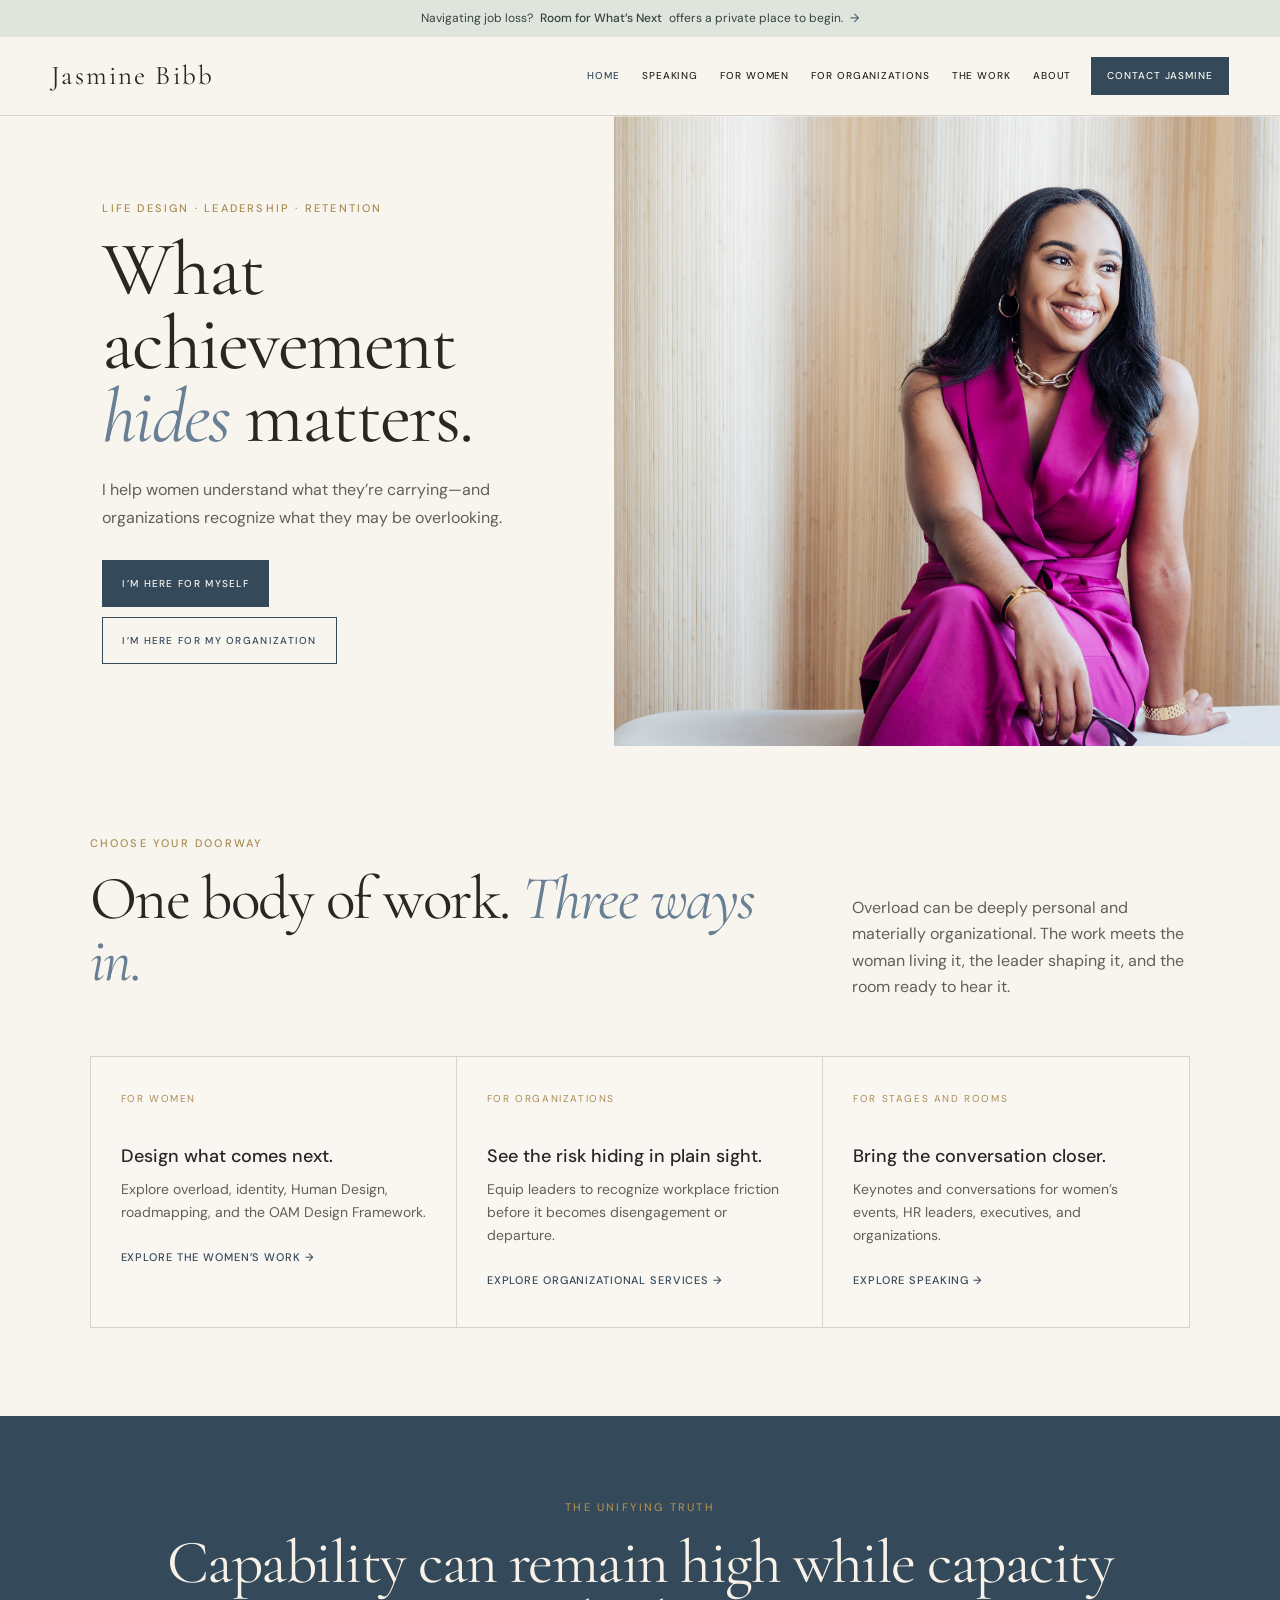
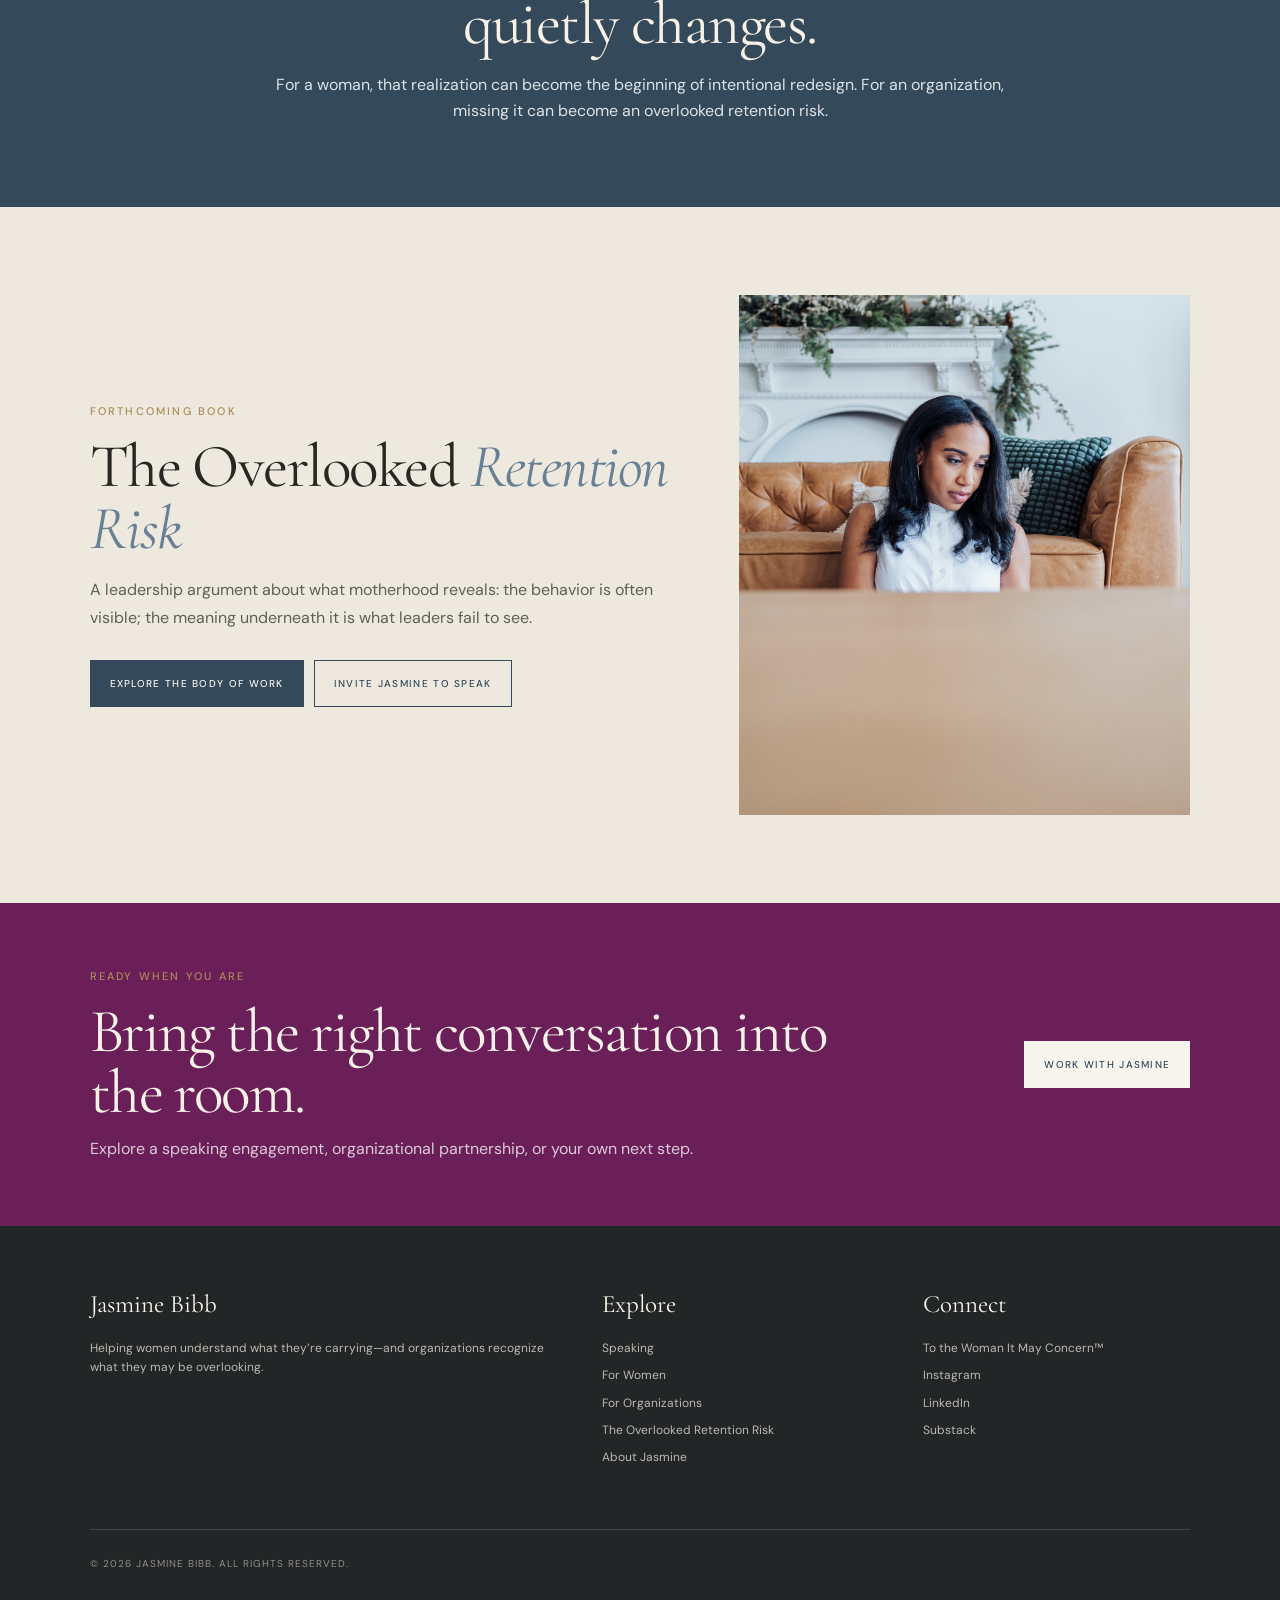
<file: index.html>
<!doctype html>
<html lang="en">
<head>
  <meta charset="utf-8">
  <meta name="viewport" content="width=device-width, initial-scale=1">
  <title>Jasmine Bibb | Life Design, Leadership & Retention</title>
  <meta name="description" content="Jasmine Bibb helps women understand what they are carrying and organizations recognize the overlooked retention risk hiding in plain sight.">
  <link rel="canonical" href="https://jasminebibb.com/">
  <link rel="preconnect" href="https://fonts.googleapis.com">
  <link rel="preconnect" href="https://fonts.gstatic.com" crossorigin>
  <link href="https://fonts.googleapis.com/css2?family=Cormorant+Garamond:ital,wght@0,400;0,500;1,400&family=DM+Sans:wght@400;500&display=swap" rel="stylesheet">
  <link rel="stylesheet" href="assets/site.css">
</head>
<body>
  <a class="skip-link" href="#main">Skip to content</a>
  <a class="offer-banner" href="https://room-for-whats-next.jasmine-bibb61.chatgpt.site/">Navigating job loss? <strong>Room for What’s Next</strong> offers a private place to begin. <span aria-hidden="true">→</span></a>
  <header class="site-header">
    <a class="brand" href="index.html">Jasmine Bibb</a>
    <button class="nav-toggle" type="button" aria-expanded="false" aria-controls="site-nav">Menu</button>
    <nav class="site-nav" id="site-nav" aria-label="Primary navigation">
      <a href="index.html" aria-current="page">Home</a>
      <a href="speaking.html">Speaking</a>
      <a href="women.html">For Women</a>
      <a href="organizations.html">For Organizations</a>
      <a href="work.html">The Work</a>
      <a href="about.html">About</a>
      <a class="nav-cta" href="contact.html">Contact Jasmine</a>
    </nav>
  </header>

  <main id="main">
    <section class="hero">
      <div class="hero-copy">
        <p class="kicker">Life design · Leadership · Retention</p>
        <h1>What achievement <span class="serif-italic">hides</span> matters.</h1>
        <p class="lede">I help women understand what they’re carrying—and organizations recognize what they may be overlooking.</p>
        <div class="actions">
          <a class="button" href="women.html">I’m here for myself</a>
          <a class="button outline" href="organizations.html">I’m here for my organization</a>
        </div>
      </div>
      <div class="hero-image home" role="img" aria-label="Jasmine Bibb in a magenta suit seated in a warm architectural setting"></div>
    </section>

    <section class="section">
      <div class="section-heading">
        <div><p class="kicker">Choose your doorway</p><h2>One body of work. <span class="serif-italic">Three ways in.</span></h2></div>
        <p>Overload can be deeply personal and materially organizational. The work meets the woman living it, the leader shaping it, and the room ready to hear it.</p>
      </div>
      <div class="grid-3">
        <article class="card"><small>For women</small><h3>Design what comes next.</h3><p>Explore overload, identity, Human Design, roadmapping, and the OAM Design Framework.</p><a class="text-link" href="women.html">Explore the women’s work →</a></article>
        <article class="card"><small>For organizations</small><h3>See the risk hiding in plain sight.</h3><p>Equip leaders to recognize workplace friction before it becomes disengagement or departure.</p><a class="text-link" href="organizations.html">Explore organizational services →</a></article>
        <article class="card"><small>For stages and rooms</small><h3>Bring the conversation closer.</h3><p>Keynotes and conversations for women’s events, HR leaders, executives, and organizations.</p><a class="text-link" href="speaking.html">Explore speaking →</a></article>
      </div>
    </section>

    <section class="band">
      <p class="kicker">The unifying truth</p>
      <h2>Capability can remain high while capacity quietly changes.</h2>
      <p>For a woman, that realization can become the beginning of intentional redesign. For an organization, missing it can become an overlooked retention risk.</p>
    </section>

    <section class="section deep">
      <div class="feature-grid">
        <div>
          <p class="kicker">Forthcoming book</p>
          <h2>The Overlooked <span class="serif-italic">Retention Risk</span></h2>
          <p class="lede">A leadership argument about what motherhood reveals: the behavior is often visible; the meaning underneath it is what leaders fail to see.</p>
          <div class="actions"><a class="button" href="work.html">Explore the body of work</a><a class="button outline" href="speaking.html">Invite Jasmine to speak</a></div>
        </div>
        <div class="feature-image book" role="img" aria-label="Jasmine Bibb in a thoughtful portrait representing the forthcoming book"></div>
      </div>
    </section>
  </main>

  <section class="site-cta">
    <div><p class="kicker">Ready when you are</p><h2>Bring the right conversation into the room.</h2><p>Explore a speaking engagement, organizational partnership, or your own next step.</p></div>
    <a class="button light" href="contact.html">Work with Jasmine</a>
  </section>

  <footer class="site-footer">
    <div><strong>Jasmine Bibb</strong><p>Helping women understand what they’re carrying—and organizations recognize what they may be overlooking.</p></div>
    <div><strong>Explore</strong><a href="speaking.html">Speaking</a><a href="women.html">For Women</a><a href="organizations.html">For Organizations</a><a href="work.html">The Overlooked Retention Risk</a><a href="about.html">About Jasmine</a></div>
    <div><strong>Connect</strong><a href="https://pod.link/1829325379?view=apps&sort=popularity">To the Woman It May Concern™</a><a href="https://www.instagram.com/theoverachievermom">Instagram</a><a href="https://www.linkedin.com/in/jasminebibb">LinkedIn</a><a href="https://jasminebibb.substack.com/">Substack</a></div>
    <div class="legal">© <span data-year></span> Jasmine Bibb. All rights reserved.</div>
  </footer>
  <script src="assets/site.js"></script>
</body>
</html>
</file>
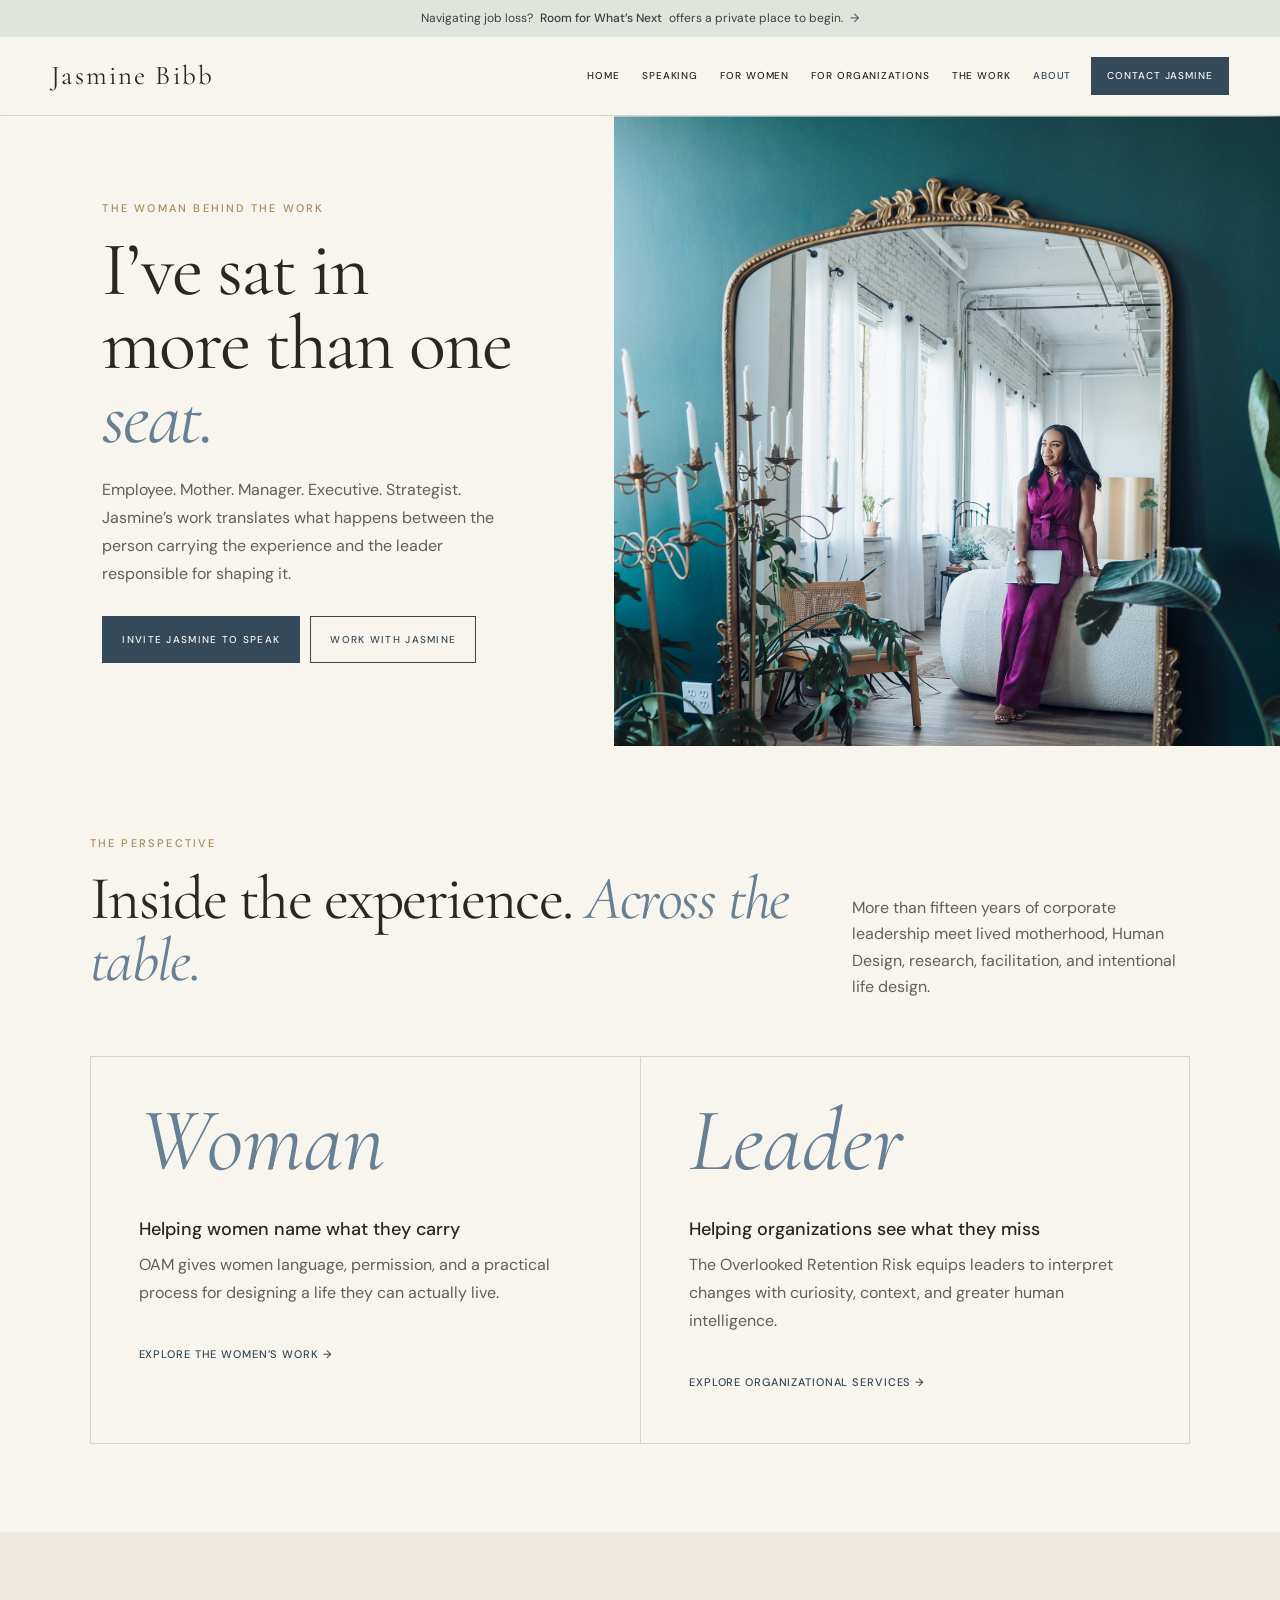
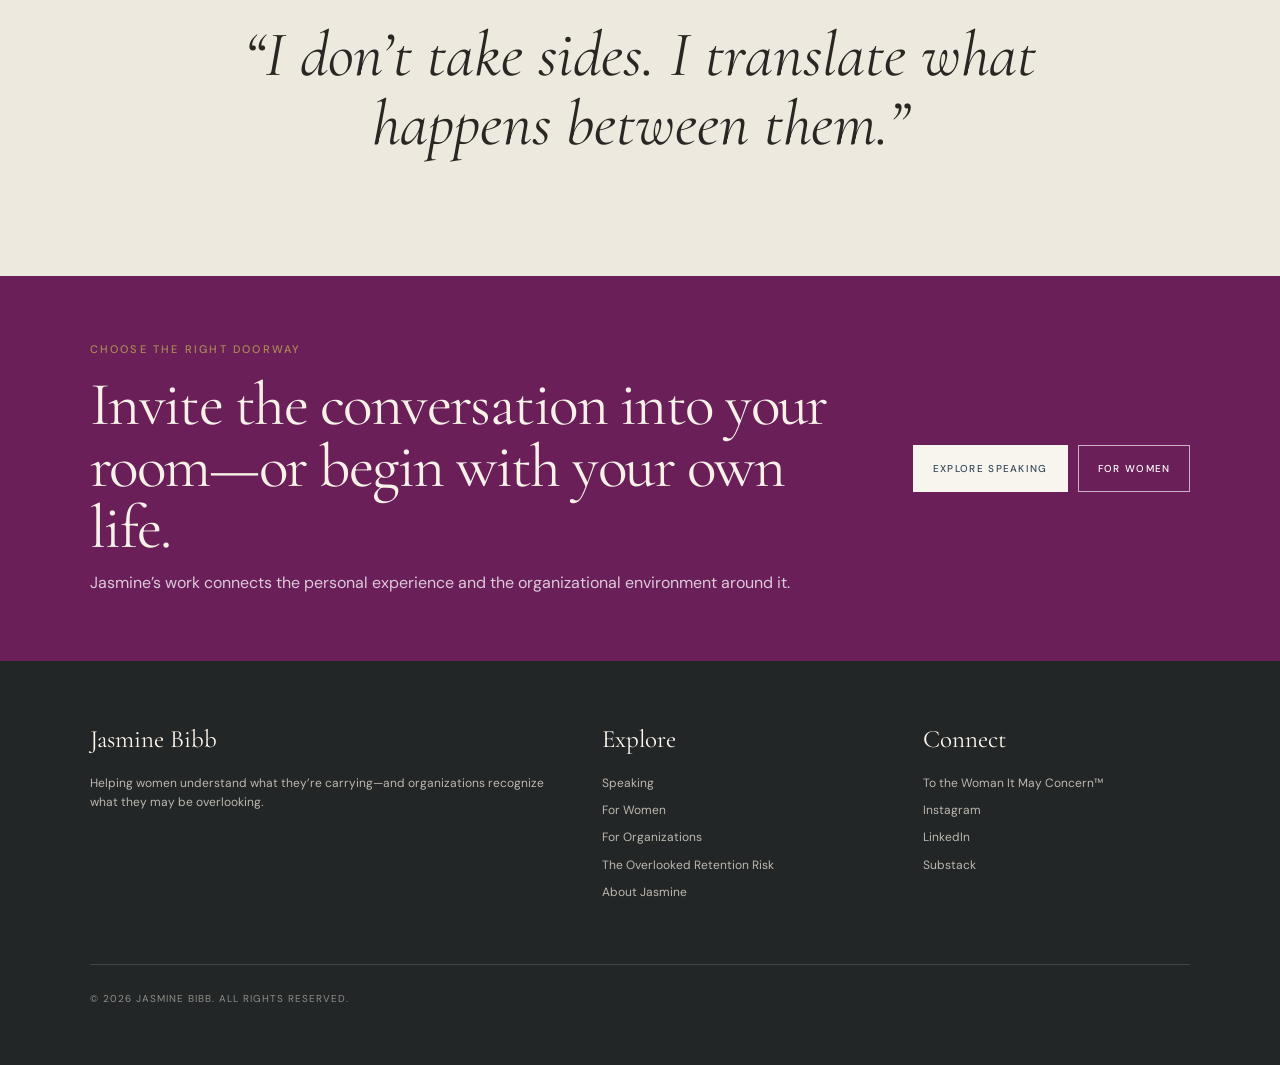
<file: about.html>
<!doctype html>
<html lang="en">
<head>
  <meta charset="utf-8"><meta name="viewport" content="width=device-width, initial-scale=1">
  <title>About Jasmine Bibb</title>
  <meta name="description" content="Meet Jasmine Bibb, a corporate leader, strategist, speaker, facilitator, and founder helping women and organizations better understand capacity, overload, and change.">
  <link rel="canonical" href="https://jasminebibb.com/about.html">
  <link rel="preconnect" href="https://fonts.googleapis.com"><link rel="preconnect" href="https://fonts.gstatic.com" crossorigin><link href="https://fonts.googleapis.com/css2?family=Cormorant+Garamond:ital,wght@0,400;0,500;1,400&family=DM+Sans:wght@400;500&display=swap" rel="stylesheet"><link rel="stylesheet" href="assets/site.css">
</head>
<body>
  <a class="skip-link" href="#main">Skip to content</a>
  <a class="offer-banner" href="https://room-for-whats-next.jasmine-bibb61.chatgpt.site/">Navigating job loss? <strong>Room for What’s Next</strong> offers a private place to begin. <span aria-hidden="true">→</span></a>
  <header class="site-header"><a class="brand" href="index.html">Jasmine Bibb</a><button class="nav-toggle" type="button" aria-expanded="false" aria-controls="site-nav">Menu</button><nav class="site-nav" id="site-nav" aria-label="Primary navigation"><a href="index.html">Home</a><a href="speaking.html">Speaking</a><a href="women.html">For Women</a><a href="organizations.html">For Organizations</a><a href="work.html">The Work</a><a href="about.html" aria-current="page">About</a><a class="nav-cta" href="contact.html">Contact Jasmine</a></nav></header>
  <main id="main">
    <section class="hero"><div class="hero-copy"><p class="kicker">The woman behind the work</p><h1>I’ve sat in more than one <span class="serif-italic">seat.</span></h1><p class="lede">Employee. Mother. Manager. Executive. Strategist. Jasmine’s work translates what happens between the person carrying the experience and the leader responsible for shaping it.</p><div class="actions"><a class="button" href="speaking.html">Invite Jasmine to speak</a><a class="button outline" href="organizations.html">Work with Jasmine</a></div></div><div class="hero-image about" role="img" aria-label="Portrait of Jasmine Bibb"></div></section>
    <section class="section"><div class="section-heading"><div><p class="kicker">The perspective</p><h2>Inside the experience. <span class="serif-italic">Across the table.</span></h2></div><p>More than fifteen years of corporate leadership meet lived motherhood, Human Design, research, facilitation, and intentional life design.</p></div><div class="split"><div><span class="big-word">Woman</span><h3>Helping women name what they carry</h3><p class="lede">OAM gives women language, permission, and a practical process for designing a life they can actually live.</p><a class="text-link" href="women.html">Explore the women’s work →</a></div><div><span class="big-word">Leader</span><h3>Helping organizations see what they miss</h3><p class="lede">The Overlooked Retention Risk equips leaders to interpret changes with curiosity, context, and greater human intelligence.</p><a class="text-link" href="organizations.html">Explore organizational services →</a></div></div></section>
    <section class="quote deep"><blockquote>“I don’t take sides. I translate what happens between them.”</blockquote></section>
  </main>
  <section class="site-cta"><div><p class="kicker">Choose the right doorway</p><h2>Invite the conversation into your room—or begin with your own life.</h2><p>Jasmine’s work connects the personal experience and the organizational environment around it.</p></div><div class="actions"><a class="button light" href="speaking.html">Explore speaking</a><a class="button light-outline" href="women.html">For women</a></div></section>
  <footer class="site-footer"><div><strong>Jasmine Bibb</strong><p>Helping women understand what they’re carrying—and organizations recognize what they may be overlooking.</p></div><div><strong>Explore</strong><a href="speaking.html">Speaking</a><a href="women.html">For Women</a><a href="organizations.html">For Organizations</a><a href="work.html">The Overlooked Retention Risk</a><a href="about.html">About Jasmine</a></div><div><strong>Connect</strong><a href="https://pod.link/1829325379?view=apps&sort=popularity">To the Woman It May Concern™</a><a href="https://www.instagram.com/theoverachievermom">Instagram</a><a href="https://www.linkedin.com/in/jasminebibb">LinkedIn</a><a href="https://jasminebibb.substack.com/">Substack</a></div><div class="legal">© <span data-year></span> Jasmine Bibb. All rights reserved.</div></footer>
  <script src="assets/site.js"></script>
</body>
</html>
</file>
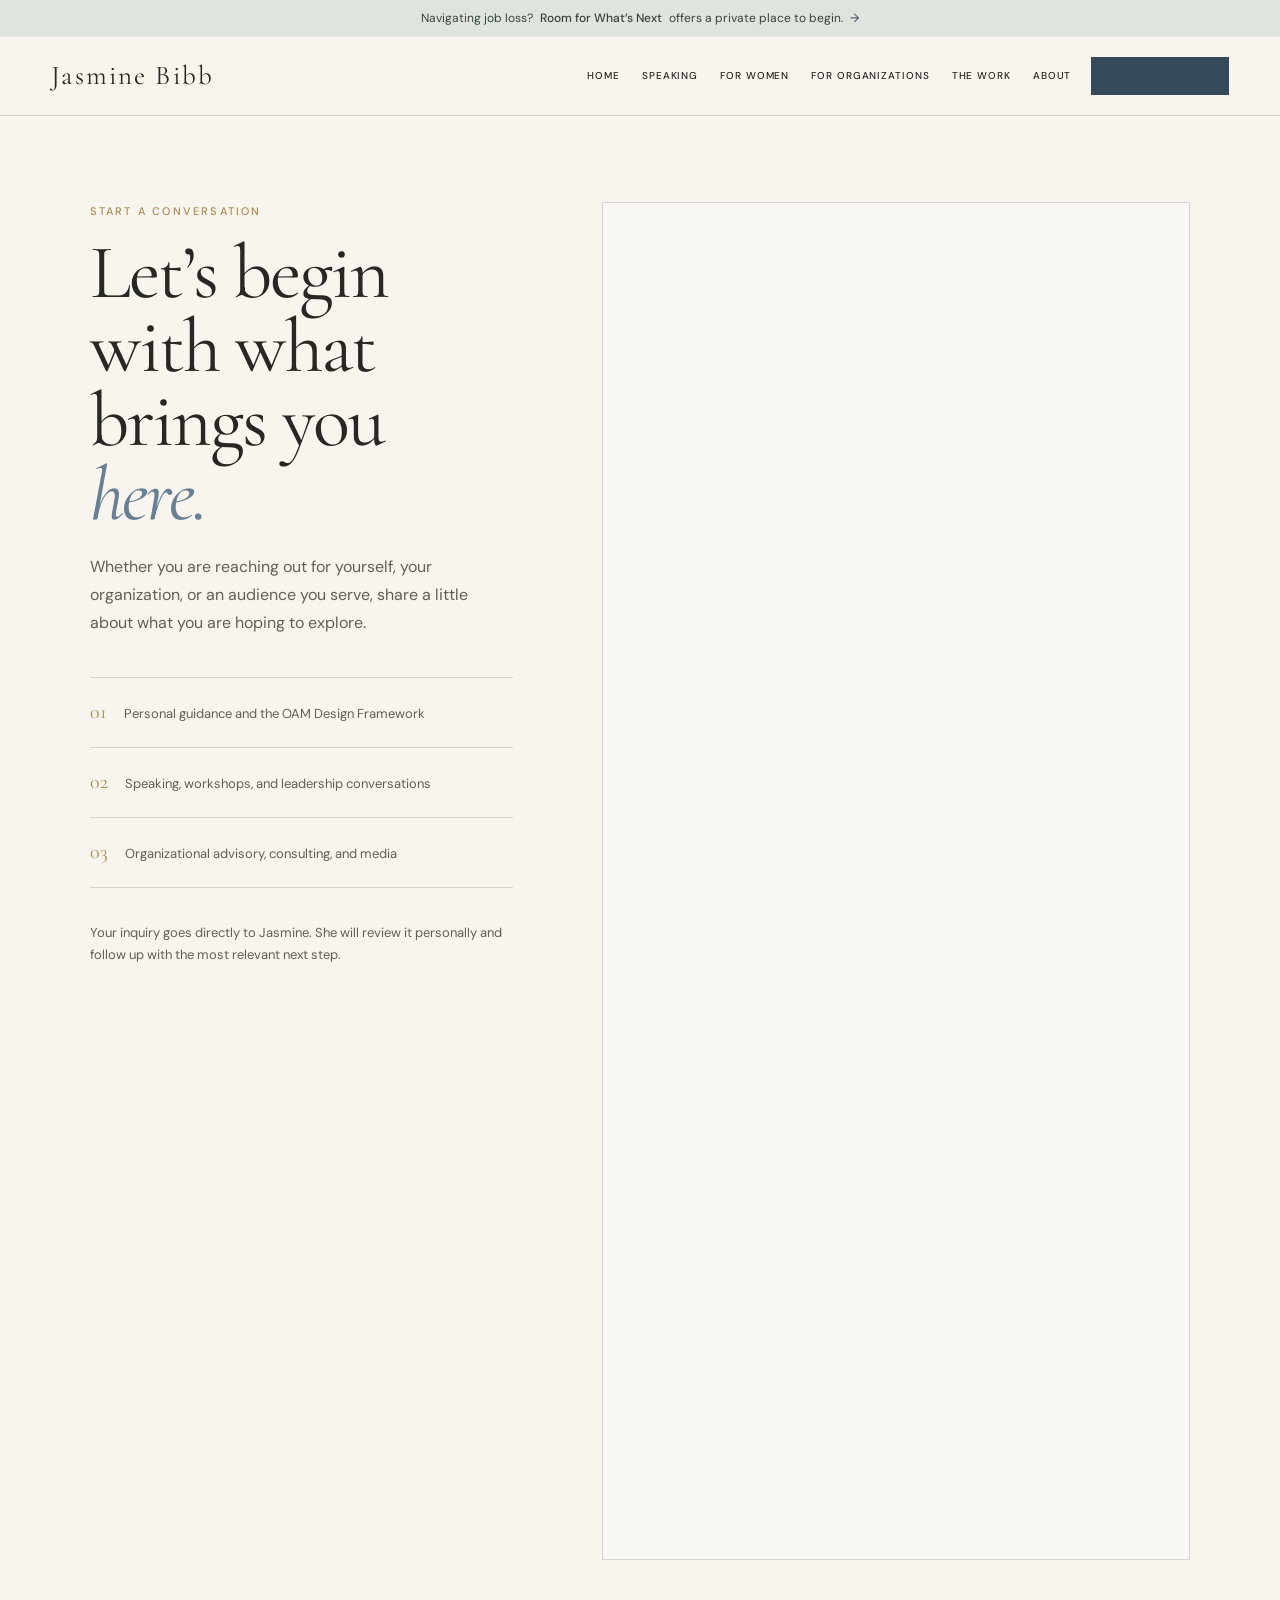
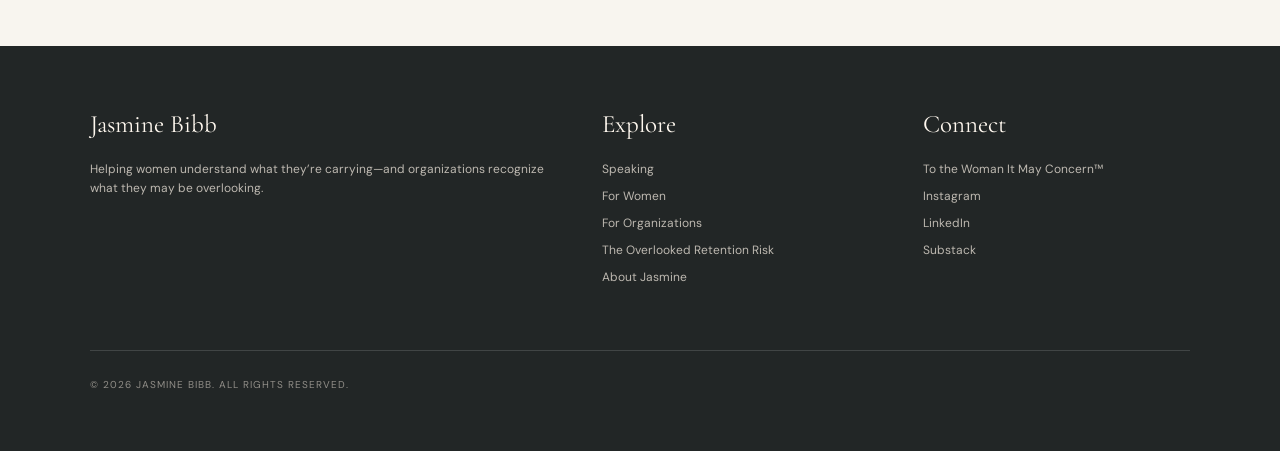
<file: contact.html>
<!doctype html>
<html lang="en">
<head>
  <meta charset="utf-8">
  <meta name="viewport" content="width=device-width, initial-scale=1">
  <title>Start a Conversation | Jasmine Bibb</title>
  <meta name="description" content="Start a conversation with Jasmine Bibb about personal guidance, speaking, organizational workshops, advisory support, or media inquiries.">
  <link rel="canonical" href="https://jasminebibb.com/contact.html">
  <link rel="preconnect" href="https://fonts.googleapis.com">
  <link rel="preconnect" href="https://fonts.gstatic.com" crossorigin>
  <link href="https://fonts.googleapis.com/css2?family=Cormorant+Garamond:ital,wght@0,400;0,500;1,400&family=DM+Sans:wght@400;500&display=swap" rel="stylesheet">
  <link rel="stylesheet" href="assets/site.css">
</head>
<body>
  <a class="skip-link" href="#main">Skip to content</a>
  <a class="offer-banner" href="https://room-for-whats-next.jasmine-bibb61.chatgpt.site/">Navigating job loss? <strong>Room for What’s Next</strong> offers a private place to begin. <span aria-hidden="true">→</span></a>
  <header class="site-header">
    <a class="brand" href="index.html">Jasmine Bibb</a>
    <button class="nav-toggle" type="button" aria-expanded="false" aria-controls="site-nav">Menu</button>
    <nav class="site-nav" id="site-nav" aria-label="Primary navigation">
      <a href="index.html">Home</a>
      <a href="speaking.html">Speaking</a>
      <a href="women.html">For Women</a>
      <a href="organizations.html">For Organizations</a>
      <a href="work.html">The Work</a>
      <a href="about.html">About</a>
      <a class="nav-cta" href="contact.html" aria-current="page">Contact Jasmine</a>
    </nav>
  </header>

  <main id="main">
    <section class="inquiry-page">
      <div class="inquiry-copy">
        <p class="kicker">Start a conversation</p>
        <h1>Let’s begin with what brings you <span class="serif-italic">here.</span></h1>
        <p class="lede">Whether you are reaching out for yourself, your organization, or an audience you serve, share a little about what you are hoping to explore.</p>
        <div class="inquiry-notes" aria-label="Inquiry areas">
          <span><b>01</b> Personal guidance and the OAM Design Framework</span>
          <span><b>02</b> Speaking, workshops, and leadership conversations</span>
          <span><b>03</b> Organizational advisory, consulting, and media</span>
        </div>
        <p class="inquiry-assurance">Your inquiry goes directly to Jasmine. She will review it personally and follow up with the most relevant next step.</p>
      </div>

      <div class="inquiry-form-shell" id="inquiry">
        <iframe
          class="tally-embed"
          data-tally-src="https://tally.so/embed/EkLkQq?alignLeft=1&amp;hideTitle=1&amp;transparentBackground=1&amp;dynamicHeight=1"
          loading="lazy"
          width="100%"
          height="1320"
          frameborder="0"
          marginheight="0"
          marginwidth="0"
          title="Start a Conversation with Jasmine Bibb"></iframe>
        <noscript><p><a class="text-link" href="https://tally.so/r/EkLkQq">Open the inquiry form →</a></p></noscript>
      </div>
    </section>
  </main>

  <footer class="site-footer">
    <div><strong>Jasmine Bibb</strong><p>Helping women understand what they’re carrying—and organizations recognize what they may be overlooking.</p></div>
    <div><strong>Explore</strong><a href="speaking.html">Speaking</a><a href="women.html">For Women</a><a href="organizations.html">For Organizations</a><a href="work.html">The Overlooked Retention Risk</a><a href="about.html">About Jasmine</a></div>
    <div><strong>Connect</strong><a href="https://pod.link/1829325379?view=apps&amp;sort=popularity">To the Woman It May Concern™</a><a href="https://www.instagram.com/theoverachievermom">Instagram</a><a href="https://www.linkedin.com/in/jasminebibb">LinkedIn</a><a href="https://jasminebibb.substack.com/">Substack</a></div>
    <div class="legal">© <span data-year></span> Jasmine Bibb. All rights reserved.</div>
  </footer>
  <script src="https://tally.so/widgets/embed.js"></script>
  <script src="assets/site.js"></script>
</body>
</html>
</file>
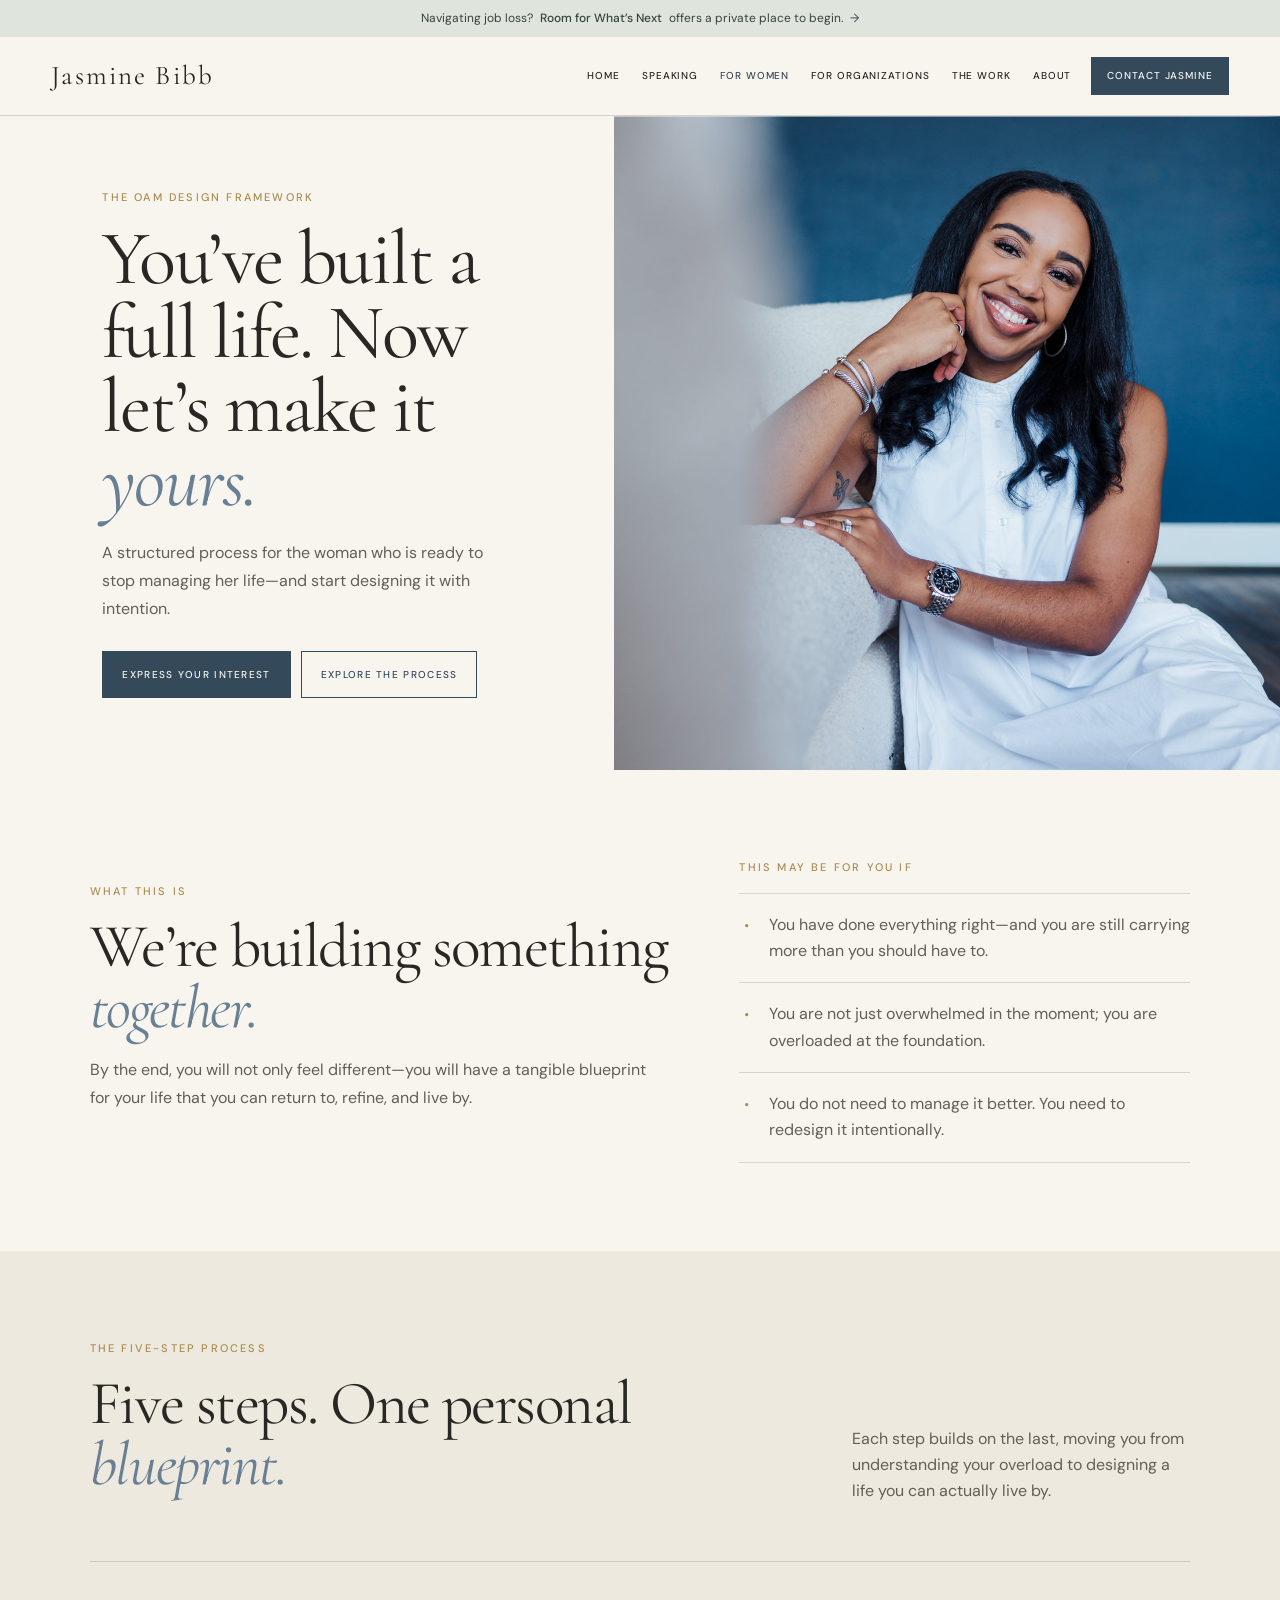
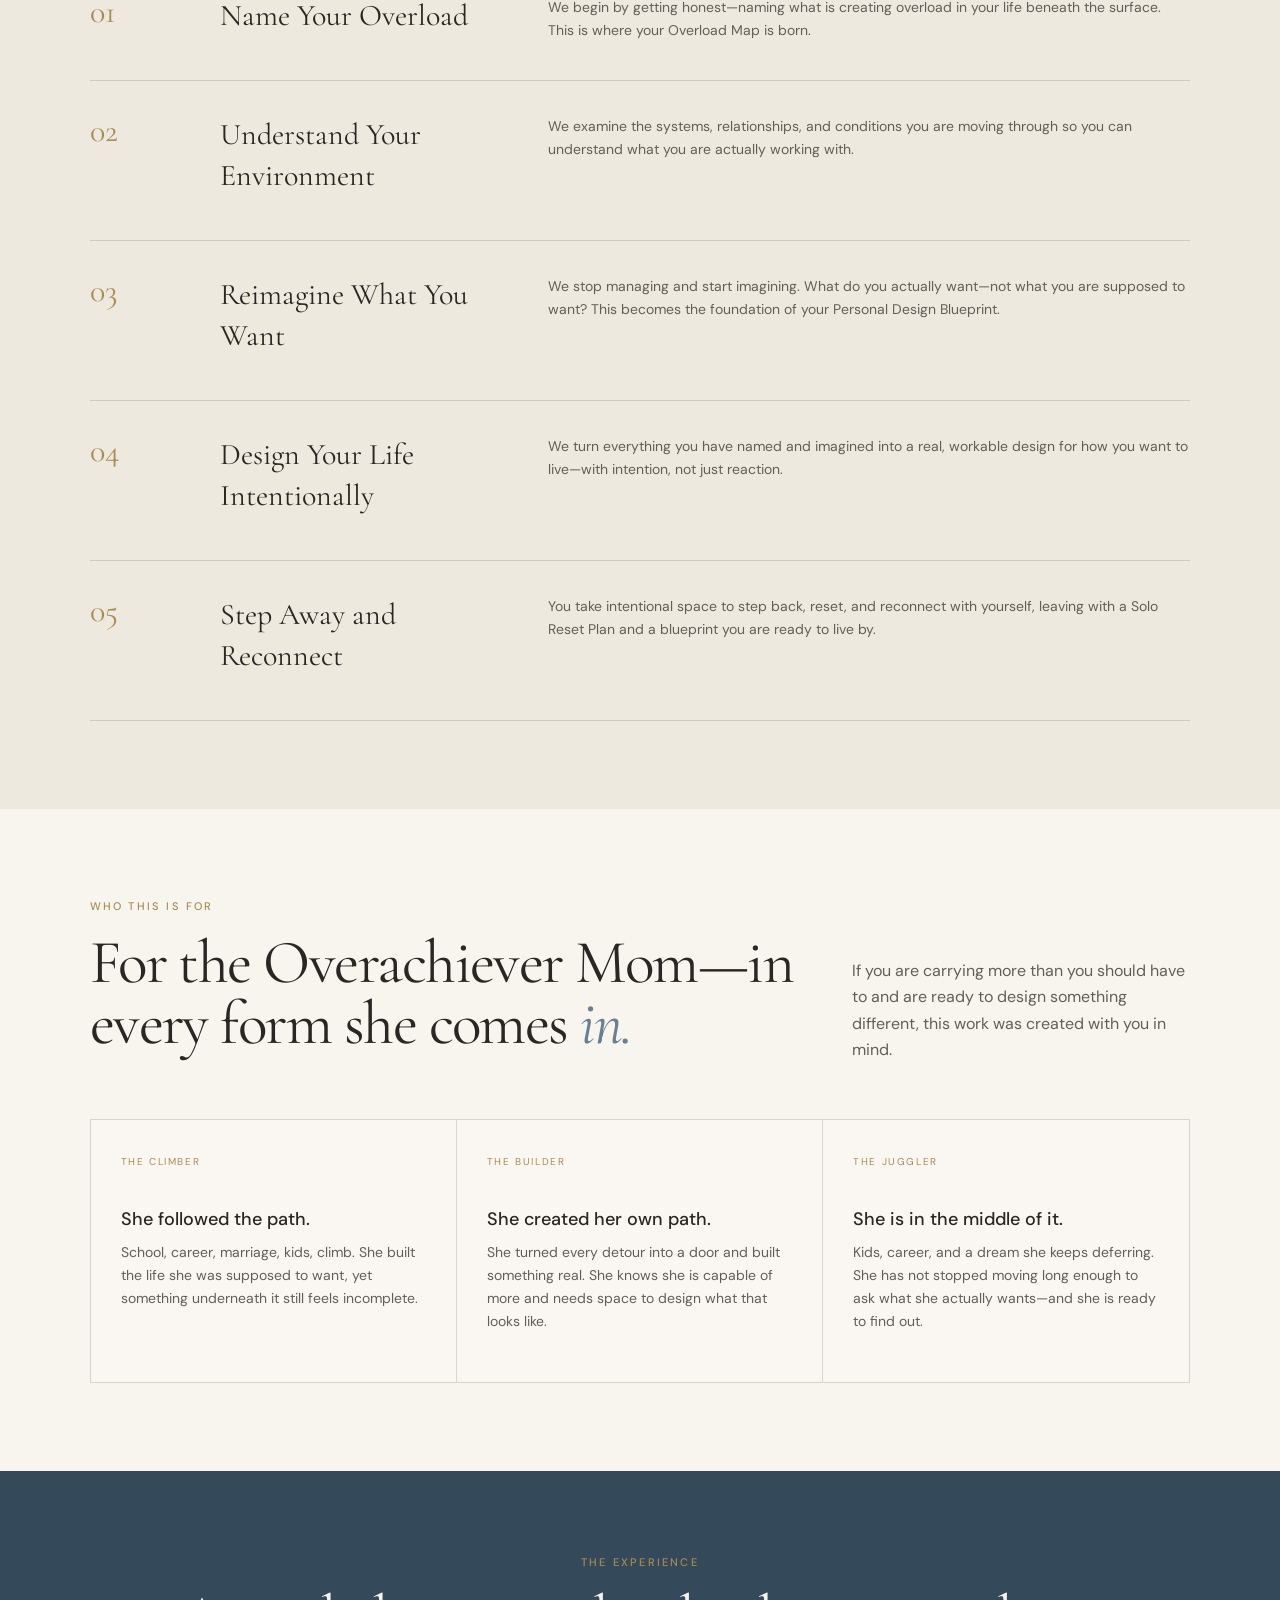
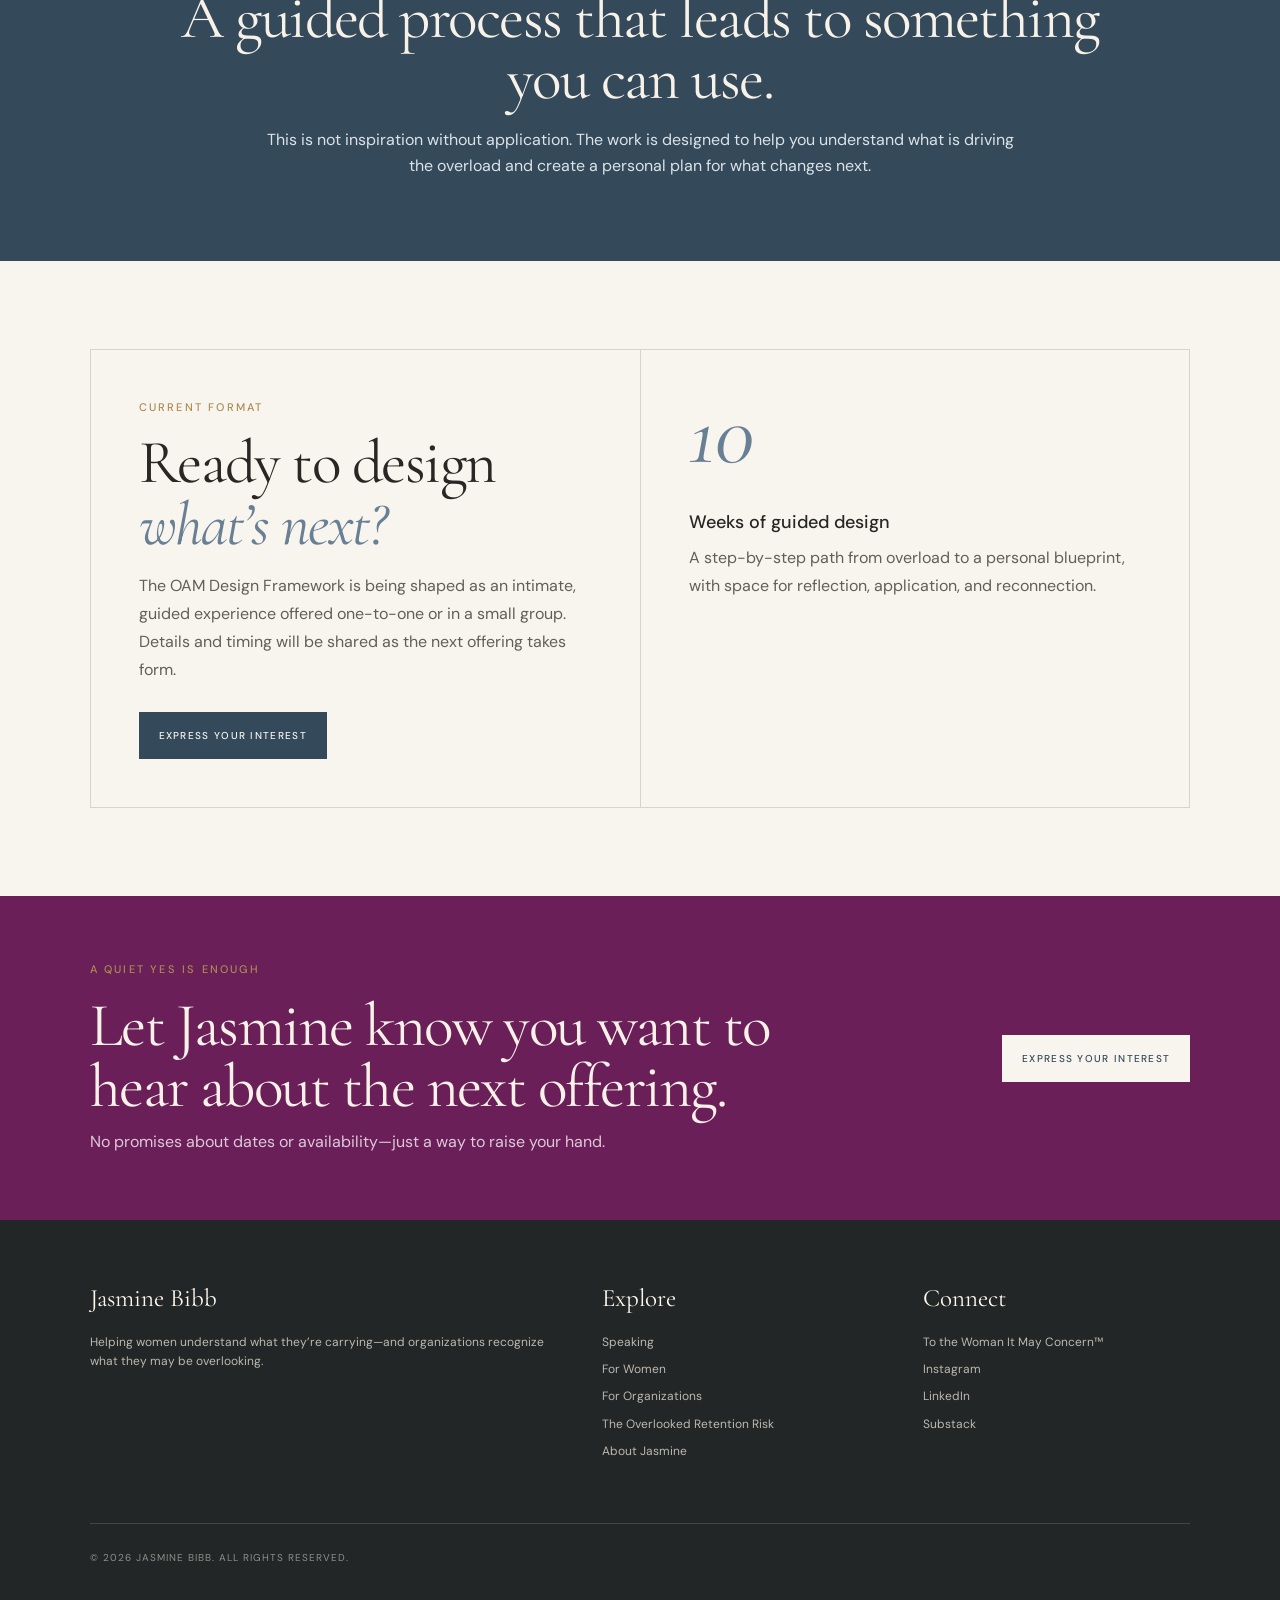
<file: framework.html>
<!doctype html>
<html lang="en">
<head>
  <meta charset="utf-8"><meta name="viewport" content="width=device-width, initial-scale=1">
  <title>The OAM Design Framework | Jasmine Bibb</title>
  <meta name="description" content="A structured, five-step process to help women name overload, understand their environment, reimagine what they want, and design what comes next.">
  <link rel="canonical" href="https://jasminebibb.com/framework.html">
  <link rel="preconnect" href="https://fonts.googleapis.com"><link rel="preconnect" href="https://fonts.gstatic.com" crossorigin><link href="https://fonts.googleapis.com/css2?family=Cormorant+Garamond:ital,wght@0,400;0,500;1,400&family=DM+Sans:wght@400;500&display=swap" rel="stylesheet"><link rel="stylesheet" href="assets/site.css">
</head>
<body>
  <a class="skip-link" href="#main">Skip to content</a>
  <a class="offer-banner" href="https://room-for-whats-next.jasmine-bibb61.chatgpt.site/">Navigating job loss? <strong>Room for What’s Next</strong> offers a private place to begin. <span aria-hidden="true">→</span></a>
  <header class="site-header"><a class="brand" href="index.html">Jasmine Bibb</a><button class="nav-toggle" type="button" aria-expanded="false" aria-controls="site-nav">Menu</button><nav class="site-nav" id="site-nav" aria-label="Primary navigation"><a href="index.html">Home</a><a href="speaking.html">Speaking</a><a href="women.html" aria-current="page">For Women</a><a href="organizations.html">For Organizations</a><a href="work.html">The Work</a><a href="about.html">About</a><a class="nav-cta" href="contact.html">Contact Jasmine</a></nav></header>
  <main id="main">
    <section class="hero"><div class="hero-copy"><p class="kicker">The OAM Design Framework</p><h1>You’ve built a full life. Now let’s make it <span class="serif-italic">yours.</span></h1><p class="lede">A structured process for the woman who is ready to stop managing her life—and start designing it with intention.</p><div class="actions"><a class="button" href="waitlist.html">Express your interest</a><a class="button outline" href="#framework-steps">Explore the process</a></div></div><div class="hero-image framework" role="img" aria-label="Jasmine Bibb seated in a bright, welcoming setting"></div></section>

    <section class="section"><div class="feature-grid"><div><p class="kicker">What this is</p><h2>We’re building something <span class="serif-italic">together.</span></h2><p class="lede">By the end, you will not only feel different—you will have a tangible blueprint for your life that you can return to, refine, and live by.</p></div><div><p class="kicker">This may be for you if</p><ul class="checklist"><li>You have done everything right—and you are still carrying more than you should have to.</li><li>You are not just overwhelmed in the moment; you are overloaded at the foundation.</li><li>You do not need to manage it better. You need to redesign it intentionally.</li></ul></div></div></section>

    <section class="section deep" id="framework-steps"><div class="section-heading"><div><p class="kicker">The five-step process</p><h2>Five steps. One personal <span class="serif-italic">blueprint.</span></h2></div><p>Each step builds on the last, moving you from understanding your overload to designing a life you can actually live by.</p></div><div class="process-list"><article class="process-step"><span>01</span><h3>Name Your Overload</h3><p>We begin by getting honest—naming what is creating overload in your life beneath the surface. This is where your Overload Map is born.</p></article><article class="process-step"><span>02</span><h3>Understand Your Environment</h3><p>We examine the systems, relationships, and conditions you are moving through so you can understand what you are actually working with.</p></article><article class="process-step" id="reimagine"><span>03</span><h3>Reimagine What You Want</h3><p>We stop managing and start imagining. What do you actually want—not what you are supposed to want? This becomes the foundation of your Personal Design Blueprint.</p></article><article class="process-step" id="design"><span>04</span><h3>Design Your Life Intentionally</h3><p>We turn everything you have named and imagined into a real, workable design for how you want to live—with intention, not just reaction.</p></article><article class="process-step"><span>05</span><h3>Step Away and Reconnect</h3><p>You take intentional space to step back, reset, and reconnect with yourself, leaving with a Solo Reset Plan and a blueprint you are ready to live by.</p></article></div></section>

    <section class="section"><div class="section-heading"><div><p class="kicker">Who this is for</p><h2>For the Overachiever Mom—in every form she comes <span class="serif-italic">in.</span></h2></div><p>If you are carrying more than you should have to and are ready to design something different, this work was created with you in mind.</p></div><div class="grid-3"><article class="card"><small>The Climber</small><h3>She followed the path.</h3><p>School, career, marriage, kids, climb. She built the life she was supposed to want, yet something underneath it still feels incomplete.</p></article><article class="card"><small>The Builder</small><h3>She created her own path.</h3><p>She turned every detour into a door and built something real. She knows she is capable of more and needs space to design what that looks like.</p></article><article class="card"><small>The Juggler</small><h3>She is in the middle of it.</h3><p>Kids, career, and a dream she keeps deferring. She has not stopped moving long enough to ask what she actually wants—and she is ready to find out.</p></article></div></section>

    <section class="band"><p class="kicker">The experience</p><h2>A guided process that leads to something you can use.</h2><p>This is not inspiration without application. The work is designed to help you understand what is driving the overload and create a personal plan for what changes next.</p></section>

    <section class="section" id="apply"><div class="split"><div><p class="kicker">Current format</p><h2>Ready to design <span class="serif-italic">what’s next?</span></h2><p class="lede">The OAM Design Framework is being shaped as an intimate, guided experience offered one-to-one or in a small group. Details and timing will be shared as the next offering takes form.</p><a class="button" href="waitlist.html">Express your interest</a></div><div><span class="big-word">10</span><h3>Weeks of guided design</h3><p class="lede">A step-by-step path from overload to a personal blueprint, with space for reflection, application, and reconnection.</p></div></div></section>
  </main>
  <section class="site-cta"><div><p class="kicker">A quiet yes is enough</p><h2>Let Jasmine know you want to hear about the next offering.</h2><p>No promises about dates or availability—just a way to raise your hand.</p></div><a class="button light" href="waitlist.html">Express your interest</a></section>
  <footer class="site-footer"><div><strong>Jasmine Bibb</strong><p>Helping women understand what they’re carrying—and organizations recognize what they may be overlooking.</p></div><div><strong>Explore</strong><a href="speaking.html">Speaking</a><a href="women.html">For Women</a><a href="organizations.html">For Organizations</a><a href="work.html">The Overlooked Retention Risk</a><a href="about.html">About Jasmine</a></div><div><strong>Connect</strong><a href="https://pod.link/1829325379?view=apps&sort=popularity">To the Woman It May Concern™</a><a href="https://www.instagram.com/theoverachievermom">Instagram</a><a href="https://www.linkedin.com/in/jasminebibb">LinkedIn</a><a href="https://jasminebibb.substack.com/">Substack</a></div><div class="legal">© <span data-year></span> Jasmine Bibb. All rights reserved.</div></footer>
  <script src="assets/site.js"></script>
</body>
</html>
</file>
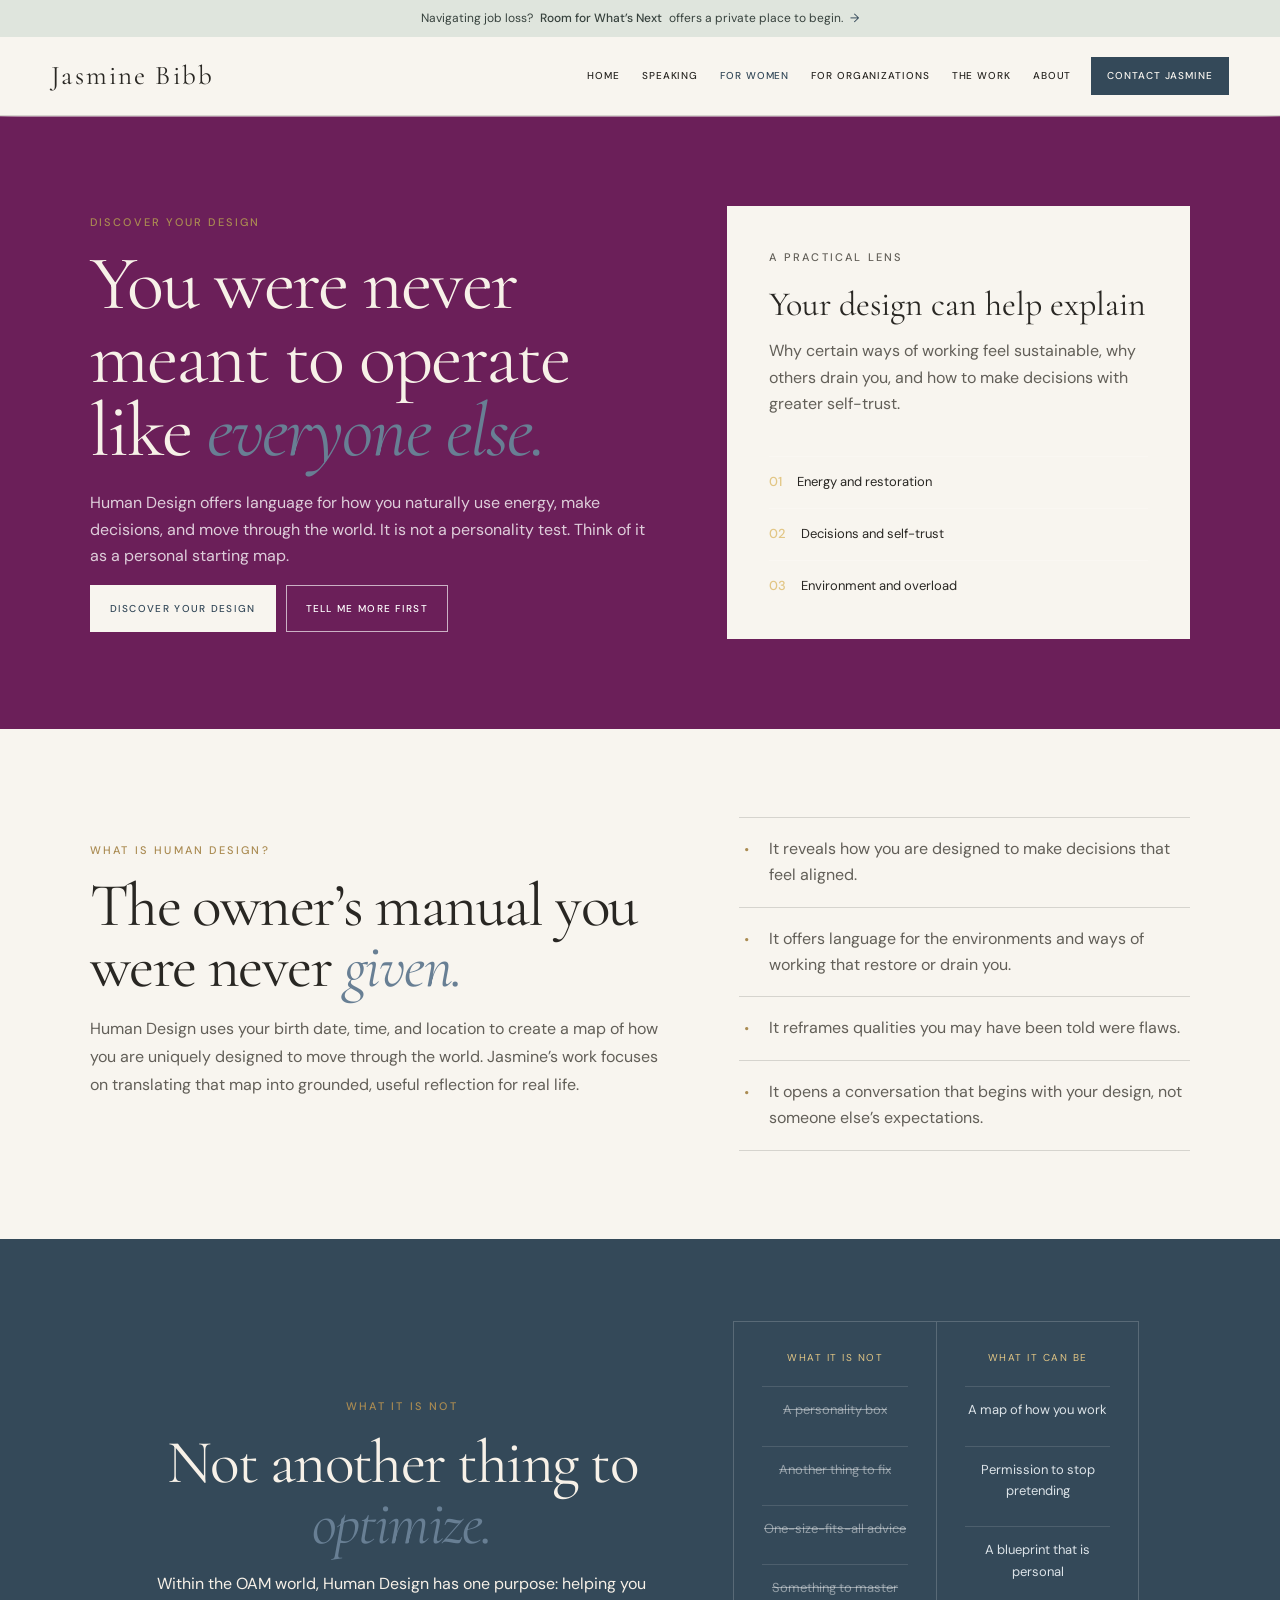
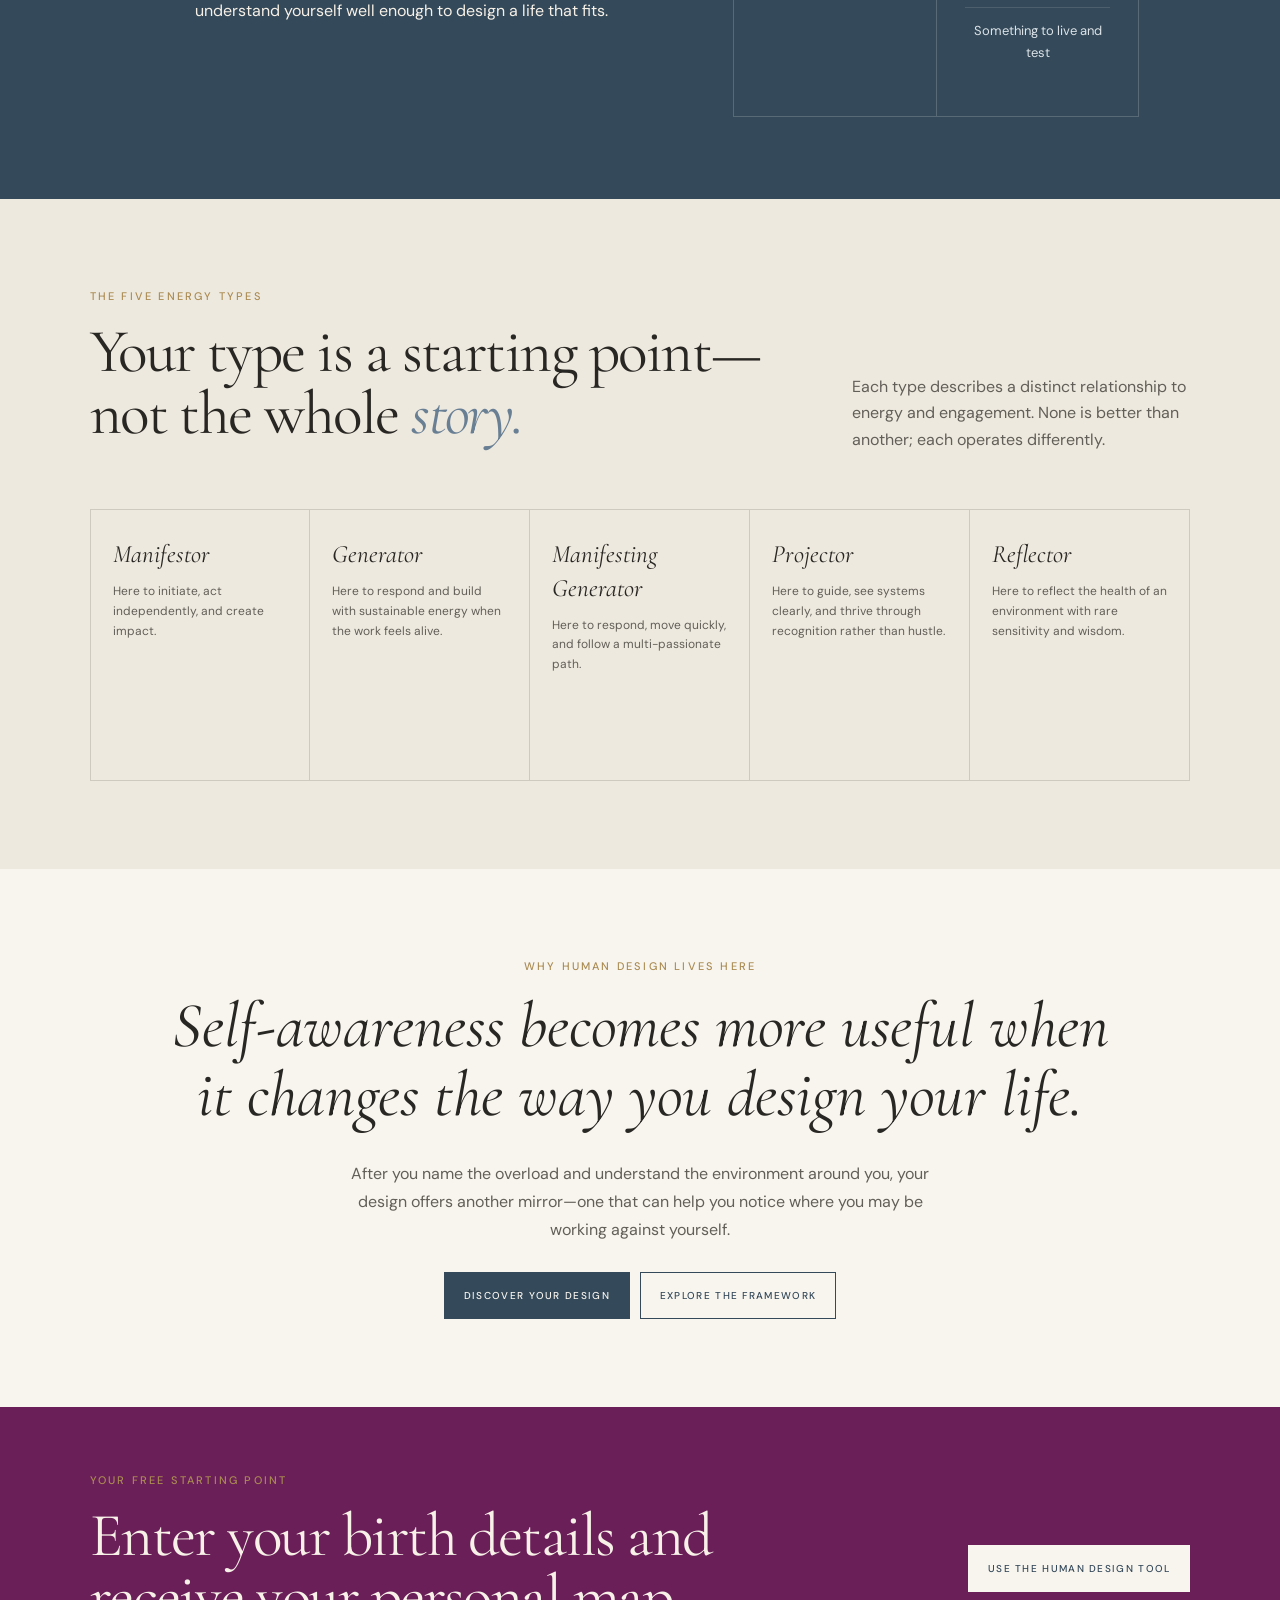
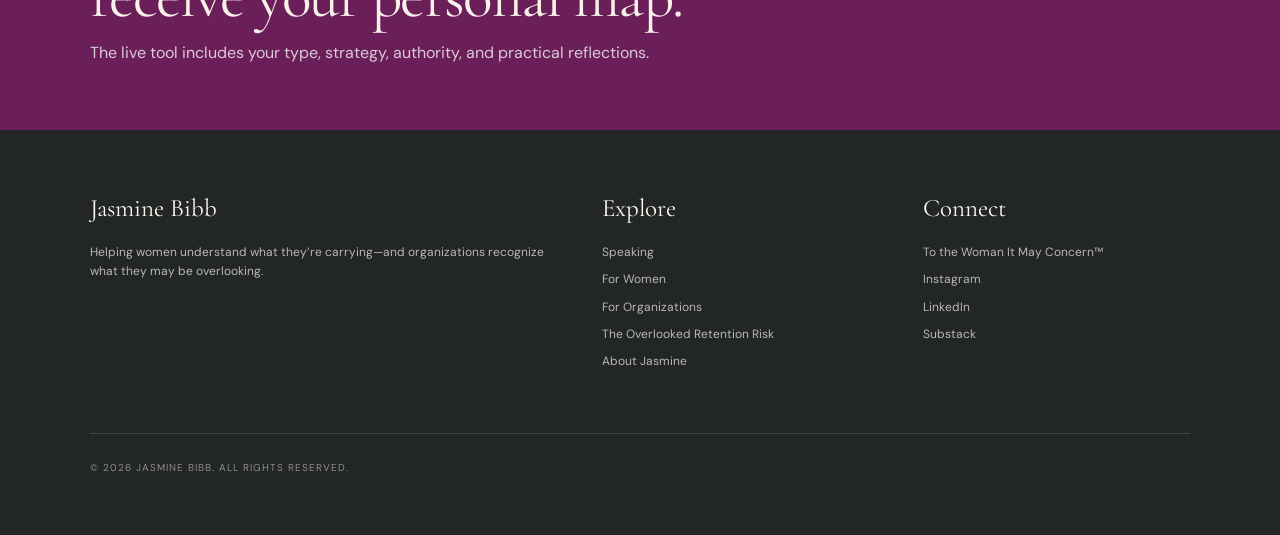
<file: oam-human-design.html>
<!doctype html>
<html lang="en">
<head>
  <meta charset="utf-8"><meta name="viewport" content="width=device-width, initial-scale=1">
  <title>Discover Your Human Design | Jasmine Bibb</title>
  <meta name="description" content="Discover how Human Design can offer practical language for your energy, decisions, environment, and intentional life design.">
  <link rel="canonical" href="https://jasminebibb.com/oam-human-design.html">
  <link rel="preconnect" href="https://fonts.googleapis.com"><link rel="preconnect" href="https://fonts.gstatic.com" crossorigin><link href="https://fonts.googleapis.com/css2?family=Cormorant+Garamond:ital,wght@0,400;0,500;1,400&family=DM+Sans:wght@400;500&display=swap" rel="stylesheet"><link rel="stylesheet" href="assets/site.css">
</head>
<body>
  <a class="skip-link" href="#main">Skip to content</a>
  <a class="offer-banner" href="https://room-for-whats-next.jasmine-bibb61.chatgpt.site/">Navigating job loss? <strong>Room for What’s Next</strong> offers a private place to begin. <span aria-hidden="true">→</span></a>
  <header class="site-header"><a class="brand" href="index.html">Jasmine Bibb</a><button class="nav-toggle" type="button" aria-expanded="false" aria-controls="site-nav">Menu</button><nav class="site-nav" id="site-nav" aria-label="Primary navigation"><a href="index.html">Home</a><a href="speaking.html">Speaking</a><a href="women.html" aria-current="page">For Women</a><a href="organizations.html">For Organizations</a><a href="work.html">The Work</a><a href="about.html">About</a><a class="nav-cta" href="contact.html">Contact Jasmine</a></nav></header>
  <main id="main">
    <section class="design-tool"><div class="design-shell"><div class="design-intro"><p class="kicker">Discover your design</p><h1>You were never meant to operate like <span class="serif-italic">everyone else.</span></h1><p>Human Design offers language for how you naturally use energy, make decisions, and move through the world. It is not a personality test. Think of it as a personal starting map.</p><div class="actions"><a class="button light" href="https://jasminebibb61-star.github.io/oam-hd-tool/">Discover your design</a><a class="button light-outline" href="#what-it-is">Tell me more first</a></div></div><div class="design-card"><p class="kicker">A practical lens</p><h3>Your design can help explain</h3><p>Why certain ways of working feel sustainable, why others drain you, and how to make decisions with greater self-trust.</p><div class="design-notes"><span><b>01</b> Energy and restoration</span><span><b>02</b> Decisions and self-trust</span><span><b>03</b> Environment and overload</span></div></div></div></section>

    <section class="section" id="what-it-is"><div class="feature-grid"><div><p class="kicker">What is Human Design?</p><h2>The owner’s manual you were never <span class="serif-italic">given.</span></h2><p class="lede">Human Design uses your birth date, time, and location to create a map of how you are uniquely designed to move through the world. Jasmine’s work focuses on translating that map into grounded, useful reflection for real life.</p></div><div><ul class="checklist"><li>It reveals how you are designed to make decisions that feel aligned.</li><li>It offers language for the environments and ways of working that restore or drain you.</li><li>It reframes qualities you may have been told were flaws.</li><li>It opens a conversation that begins with your design, not someone else’s expectations.</li></ul></div></div></section>

    <section class="band"><div class="feature-grid"><div><p class="kicker">What it is not</p><h2>Not another thing to <span class="serif-italic">optimize.</span></h2><p>Within the OAM world, Human Design has one purpose: helping you understand yourself well enough to design a life that fits.</p></div><div class="comparison"><div class="not"><small>What it is not</small><p>A personality box</p><p>Another thing to fix</p><p>One-size-fits-all advice</p><p>Something to master</p></div><div><small>What it can be</small><p>A map of how you work</p><p>Permission to stop pretending</p><p>A blueprint that is personal</p><p>Something to live and test</p></div></div></div></section>

    <section class="section deep"><div class="section-heading"><div><p class="kicker">The five energy types</p><h2>Your type is a starting point—not the whole <span class="serif-italic">story.</span></h2></div><p>Each type describes a distinct relationship to energy and engagement. None is better than another; each operates differently.</p></div><div class="type-grid"><article class="type-card"><h3>Manifestor</h3><p>Here to initiate, act independently, and create impact.</p></article><article class="type-card"><h3>Generator</h3><p>Here to respond and build with sustainable energy when the work feels alive.</p></article><article class="type-card"><h3>Manifesting Generator</h3><p>Here to respond, move quickly, and follow a multi-passionate path.</p></article><article class="type-card"><h3>Projector</h3><p>Here to guide, see systems clearly, and thrive through recognition rather than hustle.</p></article><article class="type-card"><h3>Reflector</h3><p>Here to reflect the health of an environment with rare sensitivity and wisdom.</p></article></div></section>

    <section class="quote"><p class="kicker">Why Human Design lives here</p><blockquote>Self-awareness becomes more useful when it changes the way you design your life.</blockquote><p class="lede" style="margin-left:auto;margin-right:auto">After you name the overload and understand the environment around you, your design offers another mirror—one that can help you notice where you may be working against yourself.</p><div class="actions"><a class="button" href="https://jasminebibb61-star.github.io/oam-hd-tool/">Discover your design</a><a class="button outline" href="framework.html">Explore the framework</a></div></section>
  </main>
  <section class="site-cta"><div><p class="kicker">Your free starting point</p><h2>Enter your birth details and receive your personal map.</h2><p>The live tool includes your type, strategy, authority, and practical reflections.</p></div><a class="button light" href="https://jasminebibb61-star.github.io/oam-hd-tool/">Use the Human Design tool</a></section>
  <footer class="site-footer"><div><strong>Jasmine Bibb</strong><p>Helping women understand what they’re carrying—and organizations recognize what they may be overlooking.</p></div><div><strong>Explore</strong><a href="speaking.html">Speaking</a><a href="women.html">For Women</a><a href="organizations.html">For Organizations</a><a href="work.html">The Overlooked Retention Risk</a><a href="about.html">About Jasmine</a></div><div><strong>Connect</strong><a href="https://pod.link/1829325379?view=apps&sort=popularity">To the Woman It May Concern™</a><a href="https://www.instagram.com/theoverachievermom">Instagram</a><a href="https://www.linkedin.com/in/jasminebibb">LinkedIn</a><a href="https://jasminebibb.substack.com/">Substack</a></div><div class="legal">© <span data-year></span> Jasmine Bibb. All rights reserved.</div></footer>
  <script src="assets/site.js"></script>
</body>
</html>
</file>
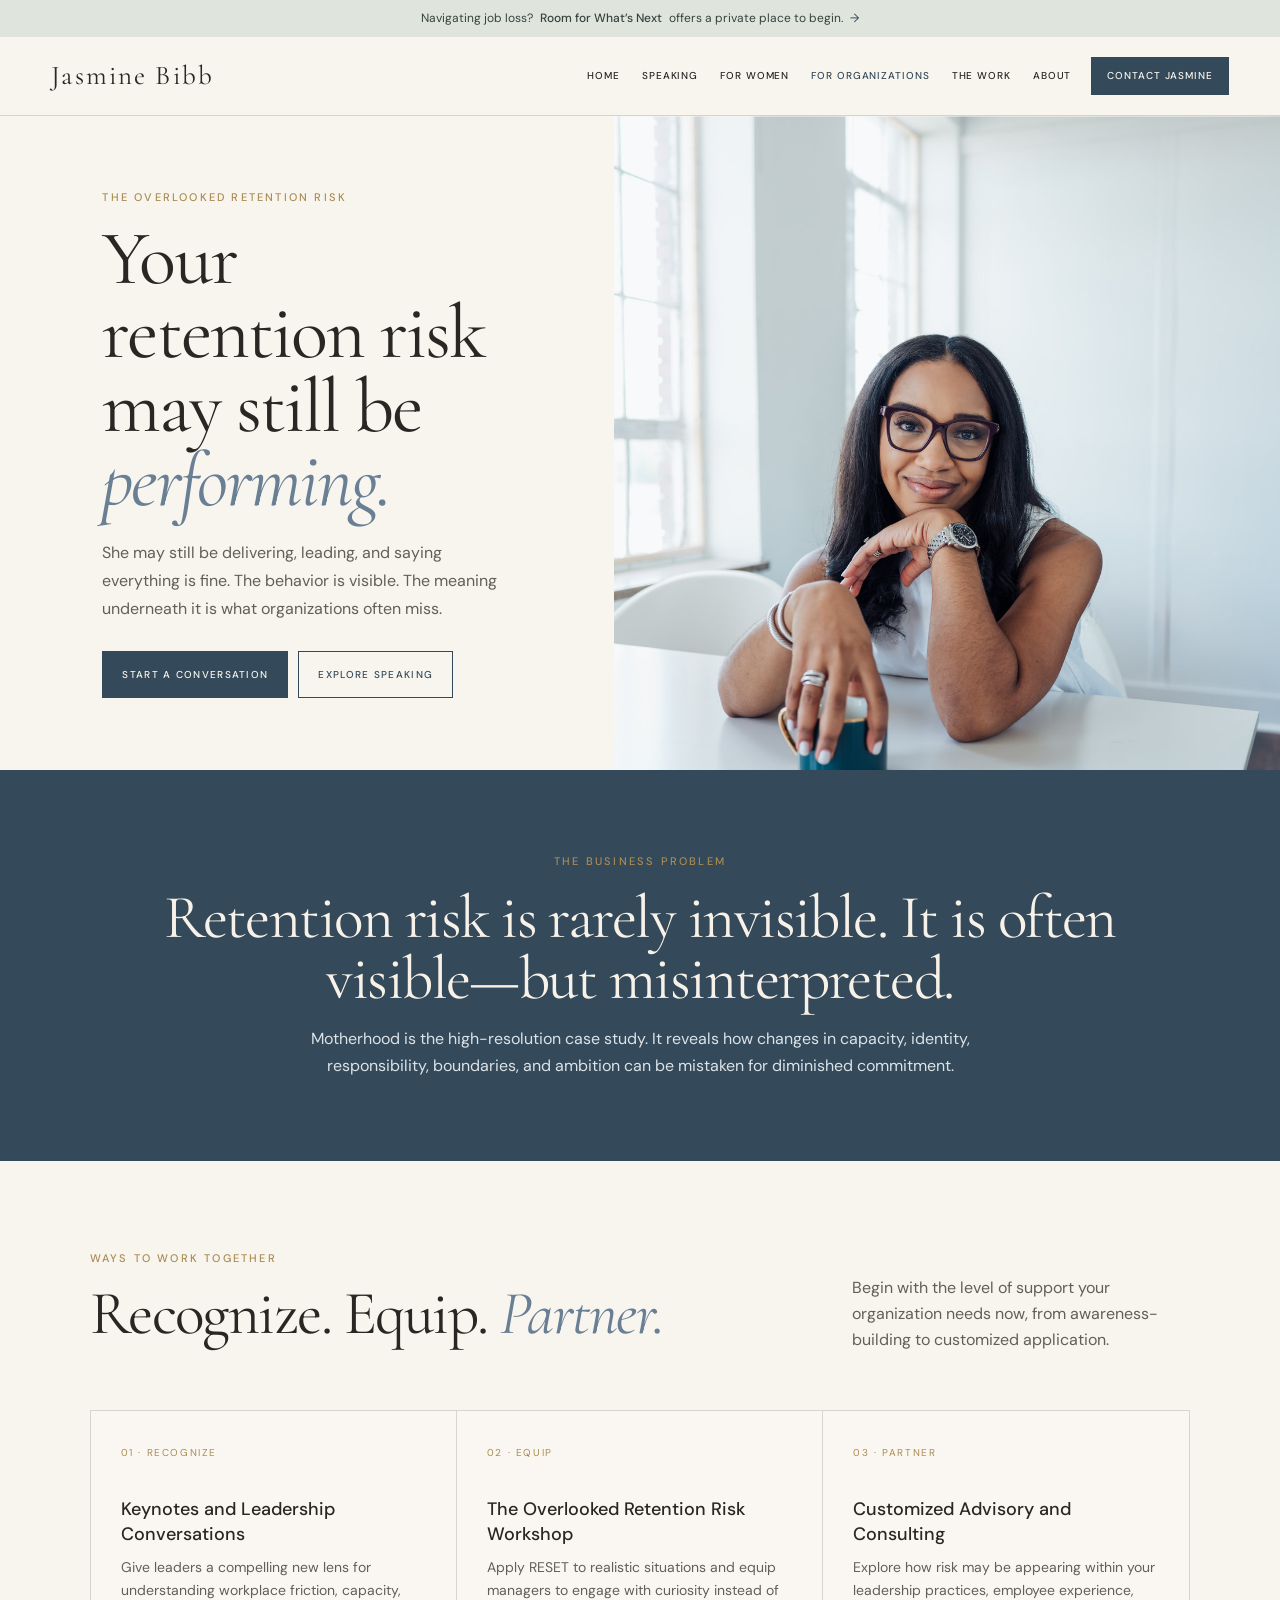
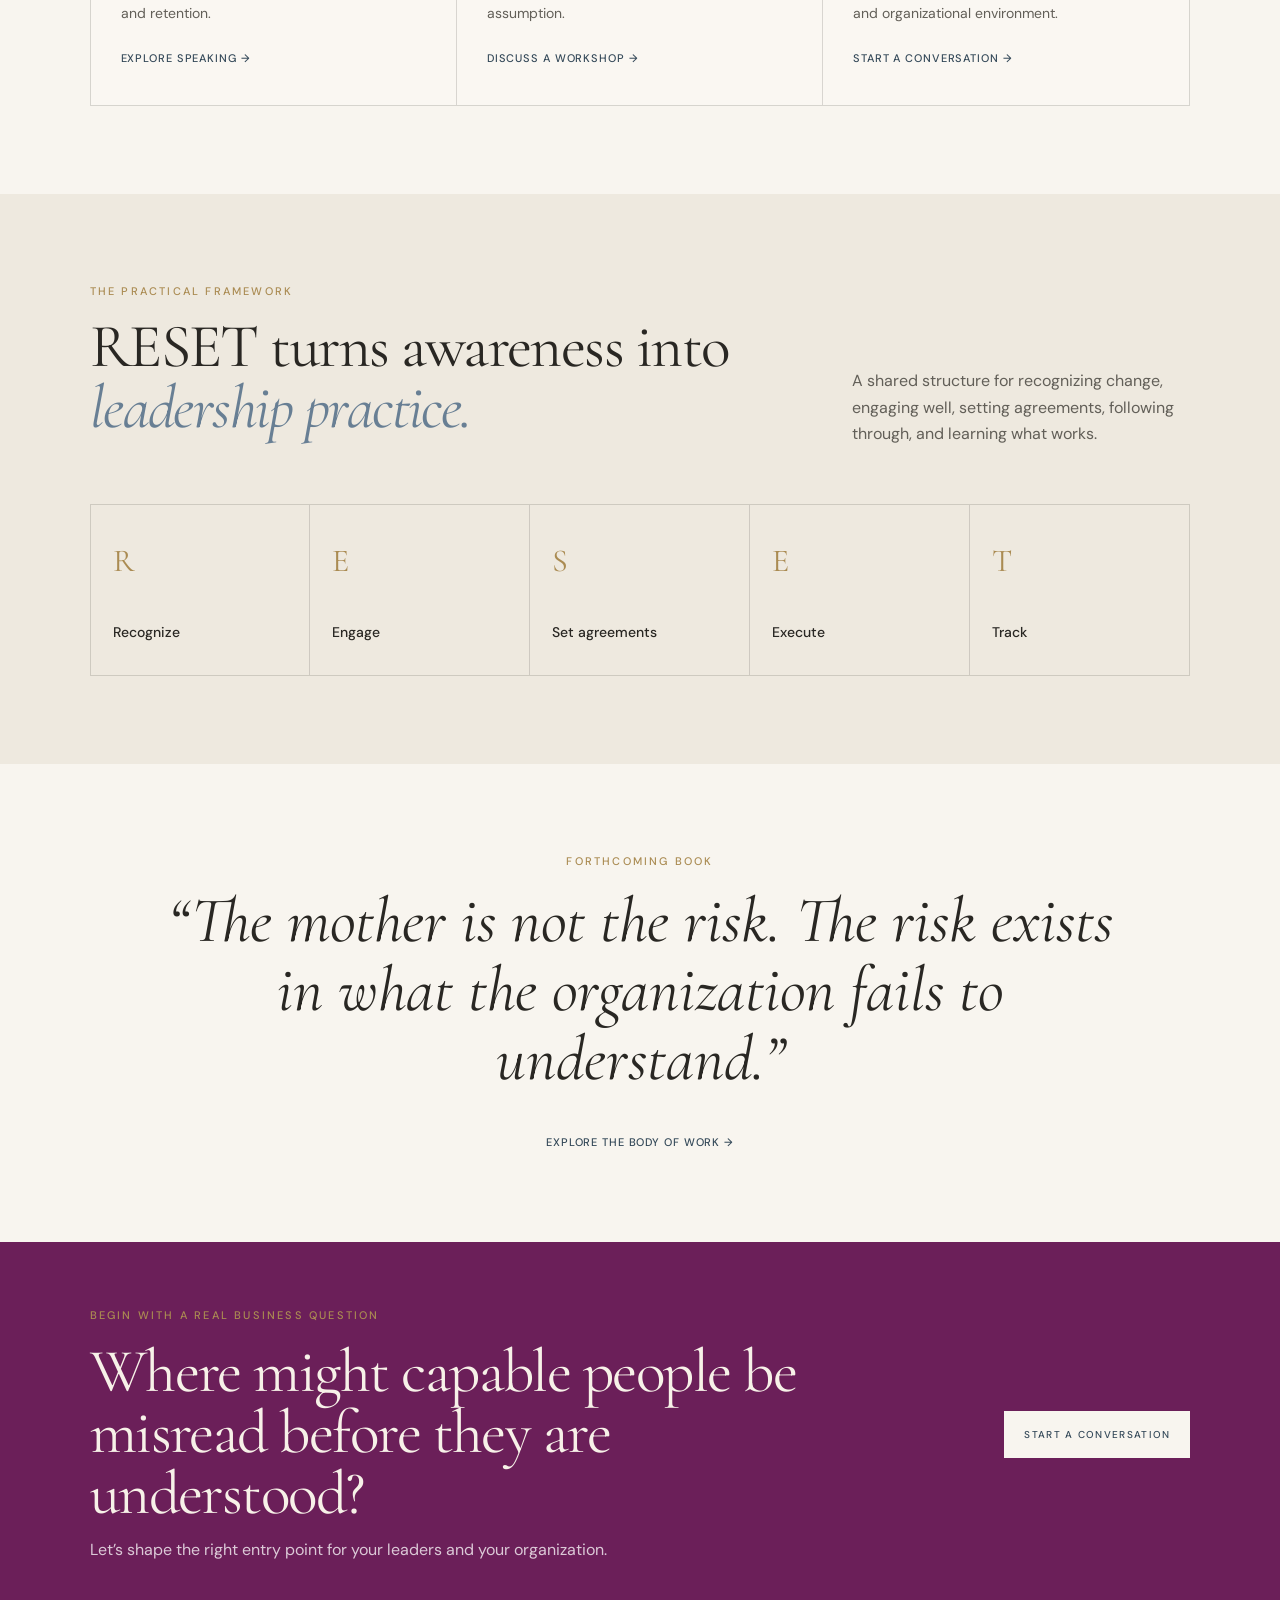
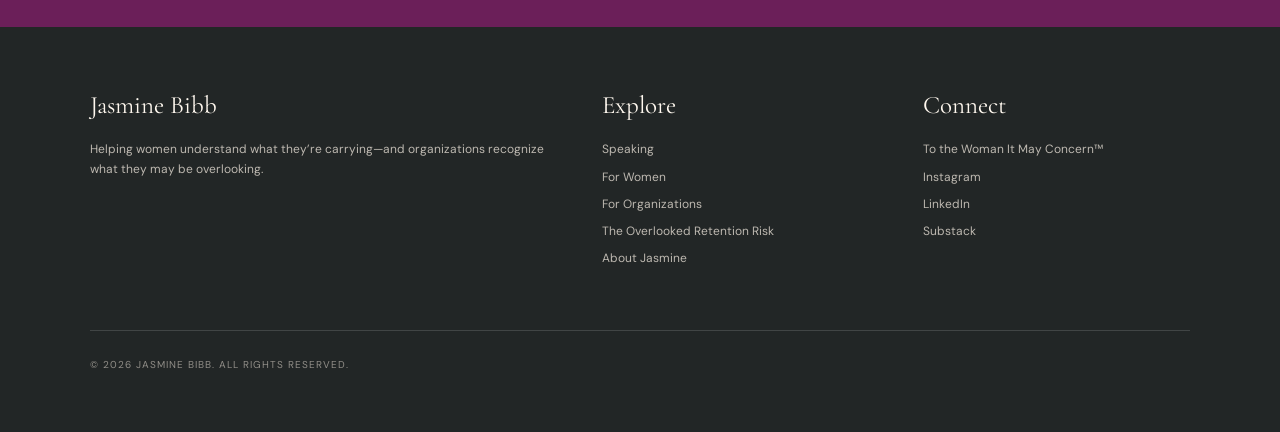
<file: organizations.html>
<!doctype html>
<html lang="en">
<head>
  <meta charset="utf-8"><meta name="viewport" content="width=device-width, initial-scale=1">
  <title>For Organizations | Jasmine Bibb</title>
  <meta name="description" content="Keynotes, the Overlooked Retention Risk workshop, and customized advisory support for HR, executive, and organizational leaders.">
  <link rel="canonical" href="https://jasminebibb.com/organizations.html">
  <link rel="preconnect" href="https://fonts.googleapis.com"><link rel="preconnect" href="https://fonts.gstatic.com" crossorigin><link href="https://fonts.googleapis.com/css2?family=Cormorant+Garamond:ital,wght@0,400;0,500;1,400&family=DM+Sans:wght@400;500&display=swap" rel="stylesheet"><link rel="stylesheet" href="assets/site.css">
</head>
<body>
  <a class="skip-link" href="#main">Skip to content</a>
  <a class="offer-banner" href="https://room-for-whats-next.jasmine-bibb61.chatgpt.site/">Navigating job loss? <strong>Room for What’s Next</strong> offers a private place to begin. <span aria-hidden="true">→</span></a>
  <header class="site-header"><a class="brand" href="index.html">Jasmine Bibb</a><button class="nav-toggle" type="button" aria-expanded="false" aria-controls="site-nav">Menu</button><nav class="site-nav" id="site-nav" aria-label="Primary navigation"><a href="index.html">Home</a><a href="speaking.html">Speaking</a><a href="women.html">For Women</a><a href="organizations.html" aria-current="page">For Organizations</a><a href="work.html">The Work</a><a href="about.html">About</a><a class="nav-cta" href="contact.html">Contact Jasmine</a></nav></header>
  <main id="main">
    <section class="hero"><div class="hero-copy"><p class="kicker">The Overlooked Retention Risk</p><h1>Your retention risk may still be <span class="serif-italic">performing.</span></h1><p class="lede">She may still be delivering, leading, and saying everything is fine. The behavior is visible. The meaning underneath it is what organizations often miss.</p><div class="actions"><a class="button" href="contact.html">Start a conversation</a><a class="button outline" href="speaking.html">Explore speaking</a></div></div><div class="hero-image organizations" role="img" aria-label="Composed portrait of Jasmine Bibb seated at a table, wearing glasses"></div></section>
    <section class="band"><p class="kicker">The business problem</p><h2>Retention risk is rarely invisible. It is often visible—but misinterpreted.</h2><p>Motherhood is the high-resolution case study. It reveals how changes in capacity, identity, responsibility, boundaries, and ambition can be mistaken for diminished commitment.</p></section>
    <section class="section"><div class="section-heading"><div><p class="kicker">Ways to work together</p><h2>Recognize. Equip. <span class="serif-italic">Partner.</span></h2></div><p>Begin with the level of support your organization needs now, from awareness-building to customized application.</p></div><div class="grid-3"><article class="card"><small>01 · Recognize</small><h3>Keynotes and Leadership Conversations</h3><p>Give leaders a compelling new lens for understanding workplace friction, capacity, and retention.</p><a class="text-link" href="speaking.html">Explore speaking →</a></article><article class="card"><small>02 · Equip</small><h3>The Overlooked Retention Risk Workshop</h3><p>Apply RESET to realistic situations and equip managers to engage with curiosity instead of assumption.</p><a class="text-link" href="contact.html">Discuss a workshop →</a></article><article class="card"><small>03 · Partner</small><h3>Customized Advisory and Consulting</h3><p>Explore how risk may be appearing within your leadership practices, employee experience, and organizational environment.</p><a class="text-link" href="contact.html">Start a conversation →</a></article></div></section>
    <section class="section deep"><div class="section-heading"><div><p class="kicker">The practical framework</p><h2>RESET turns awareness into <span class="serif-italic">leadership practice.</span></h2></div><p>A shared structure for recognizing change, engaging well, setting agreements, following through, and learning what works.</p></div><div class="steps"><div class="step"><span>R</span><strong>Recognize</strong></div><div class="step"><span>E</span><strong>Engage</strong></div><div class="step"><span>S</span><strong>Set agreements</strong></div><div class="step"><span>E</span><strong>Execute</strong></div><div class="step"><span>T</span><strong>Track</strong></div></div></section>
    <section class="quote"><p class="kicker">Forthcoming book</p><blockquote>“The mother is not the risk. The risk exists in what the organization fails to understand.”</blockquote><a class="text-link" href="work.html">Explore the body of work →</a></section>
  </main>
  <section class="site-cta"><div><p class="kicker">Begin with a real business question</p><h2>Where might capable people be misread before they are understood?</h2><p>Let’s shape the right entry point for your leaders and your organization.</p></div><a class="button light" href="contact.html">Start a conversation</a></section>
  <footer class="site-footer"><div><strong>Jasmine Bibb</strong><p>Helping women understand what they’re carrying—and organizations recognize what they may be overlooking.</p></div><div><strong>Explore</strong><a href="speaking.html">Speaking</a><a href="women.html">For Women</a><a href="organizations.html">For Organizations</a><a href="work.html">The Overlooked Retention Risk</a><a href="about.html">About Jasmine</a></div><div><strong>Connect</strong><a href="https://pod.link/1829325379?view=apps&sort=popularity">To the Woman It May Concern™</a><a href="https://www.instagram.com/theoverachievermom">Instagram</a><a href="https://www.linkedin.com/in/jasminebibb">LinkedIn</a><a href="https://jasminebibb.substack.com/">Substack</a></div><div class="legal">© <span data-year></span> Jasmine Bibb. All rights reserved.</div></footer>
  <script src="assets/site.js"></script>
</body>
</html>
</file>
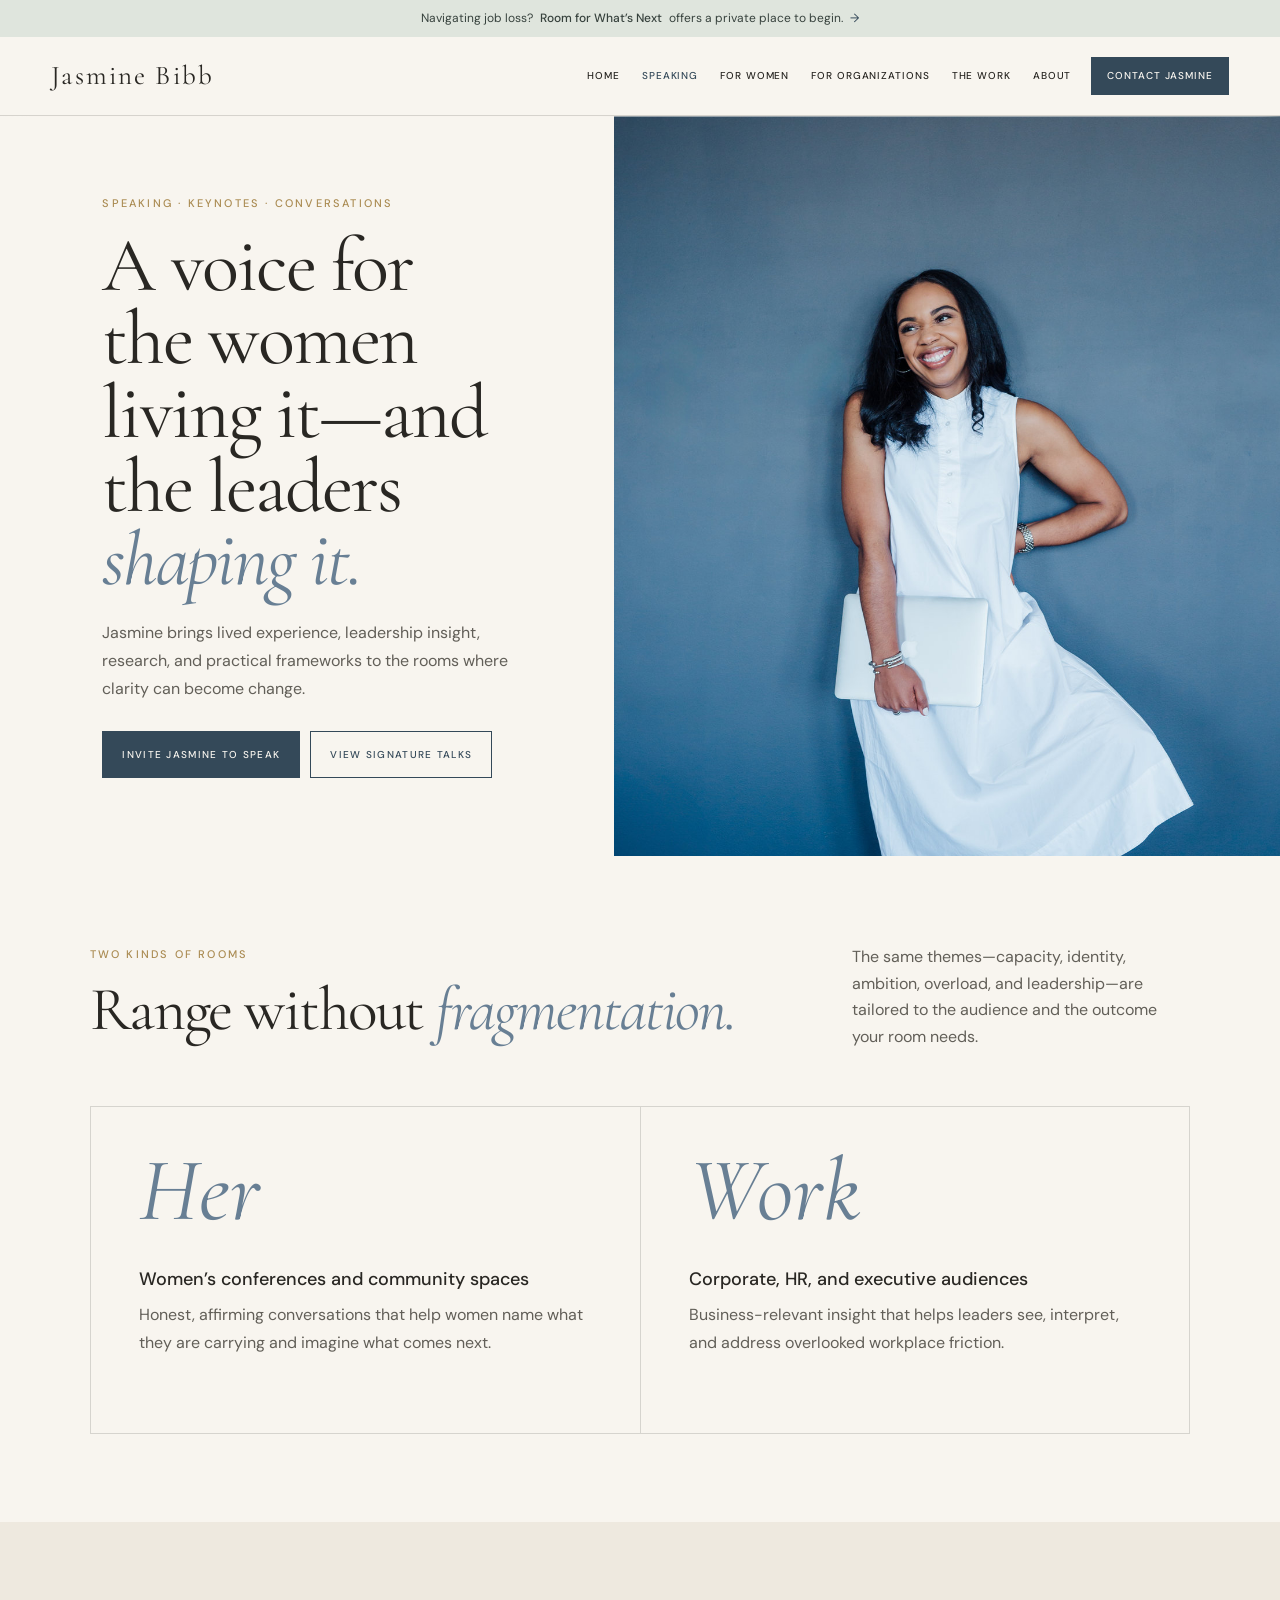
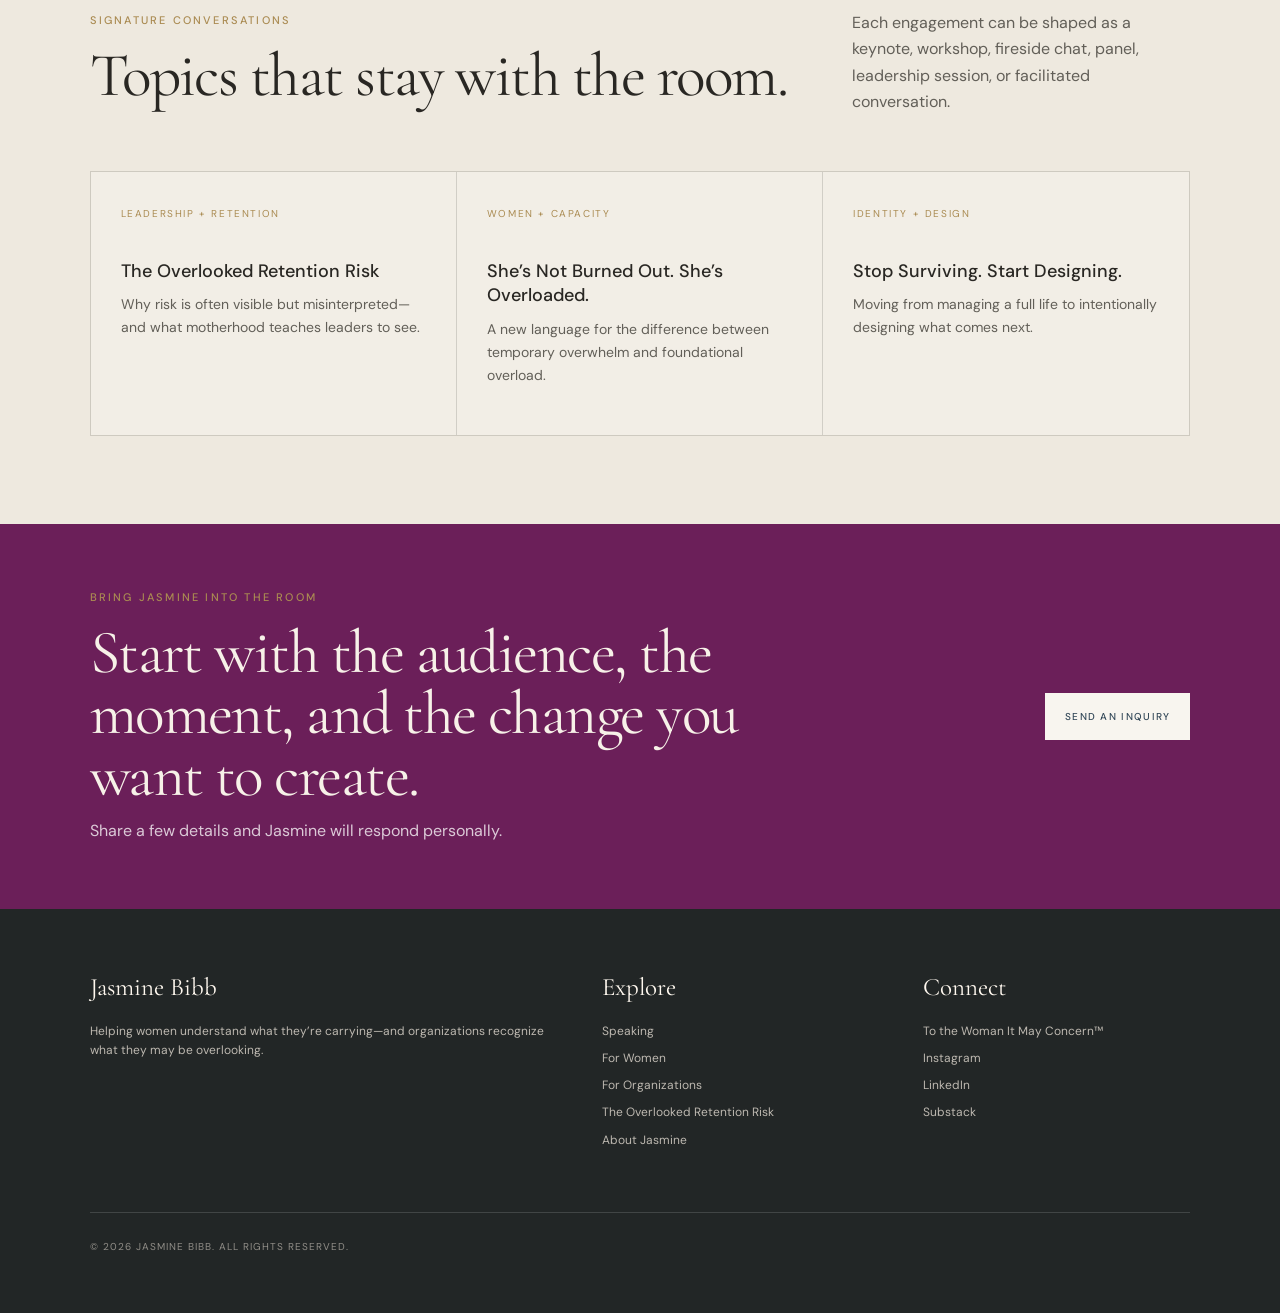
<file: speaking.html>
<!doctype html>
<html lang="en">
<head>
  <meta charset="utf-8">
  <meta name="viewport" content="width=device-width, initial-scale=1">
  <title>Speaking | Jasmine Bibb</title>
  <meta name="description" content="Invite Jasmine Bibb for a keynote, workshop, fireside chat, panel, or leadership conversation about capacity, identity, overload, and retention.">
  <link rel="canonical" href="https://jasminebibb.com/speaking.html">
  <link rel="preconnect" href="https://fonts.googleapis.com"><link rel="preconnect" href="https://fonts.gstatic.com" crossorigin>
  <link href="https://fonts.googleapis.com/css2?family=Cormorant+Garamond:ital,wght@0,400;0,500;1,400&family=DM+Sans:wght@400;500&display=swap" rel="stylesheet">
  <link rel="stylesheet" href="assets/site.css">
</head>
<body>
  <a class="skip-link" href="#main">Skip to content</a>
  <a class="offer-banner" href="https://room-for-whats-next.jasmine-bibb61.chatgpt.site/">Navigating job loss? <strong>Room for What’s Next</strong> offers a private place to begin. <span aria-hidden="true">→</span></a>
  <header class="site-header">
    <a class="brand" href="index.html">Jasmine Bibb</a><button class="nav-toggle" type="button" aria-expanded="false" aria-controls="site-nav">Menu</button>
    <nav class="site-nav" id="site-nav" aria-label="Primary navigation"><a href="index.html">Home</a><a href="speaking.html" aria-current="page">Speaking</a><a href="women.html">For Women</a><a href="organizations.html">For Organizations</a><a href="work.html">The Work</a><a href="about.html">About</a><a class="nav-cta" href="contact.html">Contact Jasmine</a></nav>
  </header>
  <main id="main">
    <section class="hero">
      <div class="hero-copy"><p class="kicker">Speaking · Keynotes · Conversations</p><h1>A voice for the women living it—and the leaders <span class="serif-italic">shaping it.</span></h1><p class="lede">Jasmine brings lived experience, leadership insight, research, and practical frameworks to the rooms where clarity can become change.</p><div class="actions"><a class="button" href="contact.html">Invite Jasmine to speak</a><a class="button outline" href="#topics">View signature talks</a></div></div>
      <div class="hero-image speaking" role="img" aria-label="Jasmine Bibb in a magenta suit with her laptop, fully framed"></div>
    </section>
    <section class="section">
      <div class="section-heading"><div><p class="kicker">Two kinds of rooms</p><h2>Range without <span class="serif-italic">fragmentation.</span></h2></div><p>The same themes—capacity, identity, ambition, overload, and leadership—are tailored to the audience and the outcome your room needs.</p></div>
      <div class="split"><div><span class="big-word">Her</span><h3>Women’s conferences and community spaces</h3><p class="lede">Honest, affirming conversations that help women name what they are carrying and imagine what comes next.</p></div><div><span class="big-word">Work</span><h3>Corporate, HR, and executive audiences</h3><p class="lede">Business-relevant insight that helps leaders see, interpret, and address overlooked workplace friction.</p></div></div>
    </section>
    <section class="section deep" id="topics">
      <div class="section-heading"><div><p class="kicker">Signature conversations</p><h2>Topics that stay with the room.</h2></div><p>Each engagement can be shaped as a keynote, workshop, fireside chat, panel, leadership session, or facilitated conversation.</p></div>
      <div class="grid-3">
        <article class="card"><small>Leadership + retention</small><h3>The Overlooked Retention Risk</h3><p>Why risk is often visible but misinterpreted—and what motherhood teaches leaders to see.</p></article>
        <article class="card"><small>Women + capacity</small><h3>She’s Not Burned Out. She’s Overloaded.</h3><p>A new language for the difference between temporary overwhelm and foundational overload.</p></article>
        <article class="card"><small>Identity + design</small><h3>Stop Surviving. Start Designing.</h3><p>Moving from managing a full life to intentionally designing what comes next.</p></article>
      </div>
    </section>
  </main>
  <section class="site-cta"><div><p class="kicker">Bring Jasmine into the room</p><h2>Start with the audience, the moment, and the change you want to create.</h2><p>Share a few details and Jasmine will respond personally.</p></div><a class="button light" href="contact.html">Send an inquiry</a></section>
  <footer class="site-footer"><div><strong>Jasmine Bibb</strong><p>Helping women understand what they’re carrying—and organizations recognize what they may be overlooking.</p></div><div><strong>Explore</strong><a href="speaking.html">Speaking</a><a href="women.html">For Women</a><a href="organizations.html">For Organizations</a><a href="work.html">The Overlooked Retention Risk</a><a href="about.html">About Jasmine</a></div><div><strong>Connect</strong><a href="https://pod.link/1829325379?view=apps&sort=popularity">To the Woman It May Concern™</a><a href="https://www.instagram.com/theoverachievermom">Instagram</a><a href="https://www.linkedin.com/in/jasminebibb">LinkedIn</a><a href="https://jasminebibb.substack.com/">Substack</a></div><div class="legal">© <span data-year></span> Jasmine Bibb. All rights reserved.</div></footer>
  <script src="assets/site.js"></script>
</body>
</html>
</file>
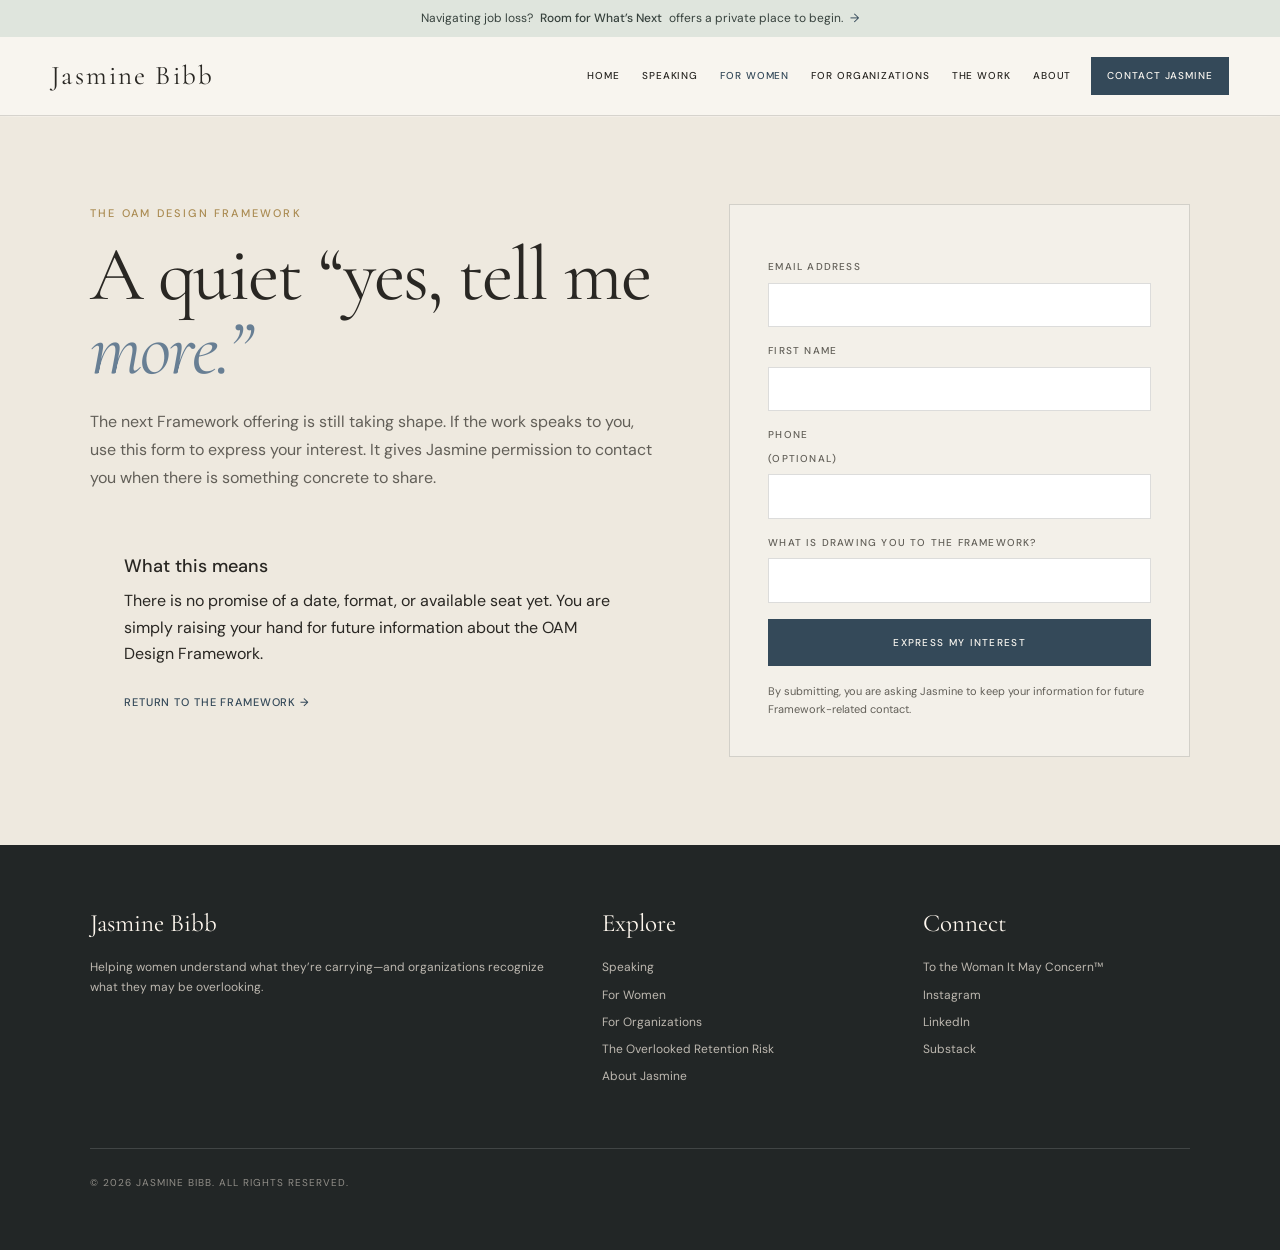
<file: waitlist.html>
<!doctype html>
<html lang="en">
<head>
  <meta charset="utf-8"><meta name="viewport" content="width=device-width, initial-scale=1">
  <title>OAM Design Framework Interest | Jasmine Bibb</title>
  <meta name="description" content="Express your interest in a future OAM Design Framework offering from Jasmine Bibb.">
  <meta name="robots" content="noindex">
  <link rel="preconnect" href="https://fonts.googleapis.com"><link rel="preconnect" href="https://fonts.gstatic.com" crossorigin><link href="https://fonts.googleapis.com/css2?family=Cormorant+Garamond:ital,wght@0,400;0,500;1,400&family=DM+Sans:wght@400;500&display=swap" rel="stylesheet"><link rel="stylesheet" href="assets/site.css">
</head>
<body>
  <a class="skip-link" href="#main">Skip to content</a>
  <a class="offer-banner" href="https://room-for-whats-next.jasmine-bibb61.chatgpt.site/">Navigating job loss? <strong>Room for What’s Next</strong> offers a private place to begin. <span aria-hidden="true">→</span></a>
  <header class="site-header"><a class="brand" href="index.html">Jasmine Bibb</a><button class="nav-toggle" type="button" aria-expanded="false" aria-controls="site-nav">Menu</button><nav class="site-nav" id="site-nav" aria-label="Primary navigation"><a href="index.html">Home</a><a href="speaking.html">Speaking</a><a href="women.html" aria-current="page">For Women</a><a href="organizations.html">For Organizations</a><a href="work.html">The Work</a><a href="about.html">About</a><a class="nav-cta" href="contact.html">Contact Jasmine</a></nav></header>
  <main id="main">
    <section class="section deep"><div class="waitlist-shell"><div><p class="kicker">The OAM Design Framework</p><h1>A quiet “yes, tell me <span class="serif-italic">more.”</span></h1><p class="lede">The next Framework offering is still taking shape. If the work speaks to you, use this form to express your interest. It gives Jasmine permission to contact you when there is something concrete to share.</p><div class="waitlist-note"><h3>What this means</h3><p>There is no promise of a date, format, or available seat yet. You are simply raising your hand for future information about the OAM Design Framework.</p><a class="text-link" href="framework.html">Return to the framework →</a></div></div><div>
      <script src="https://f.convertkit.com/ckjs/ck.5.js"></script>
      <form action="https://app.kit.com/forms/9338455/subscriptions" class="seva-form formkit-form waitlist-form" method="post" data-sv-form="9338455" data-uid="10137494cb" data-format="inline" data-version="5">
        <ul class="formkit-alert formkit-alert-error" data-element="errors" data-group="alert"></ul>
        <label>Email address<input class="formkit-input" name="email_address" autocomplete="email" required type="email"></label>
        <label>First name<input class="formkit-input" name="fields[first_name]" autocomplete="given-name" type="text"></label>
        <label>Phone <span aria-hidden="true">(optional)</span><input class="formkit-input" name="fields[phone]" autocomplete="tel" type="tel"></label>
        <label>What is drawing you to the Framework?<input class="formkit-input" name="fields[what_s_drawing_you_to_the_oam_design_framework]" required type="text"></label>
        <button data-element="submit" class="formkit-submit button" type="submit"><span>Express my interest</span></button>
        <p style="margin:0;color:var(--muted);font-size:11px">By submitting, you are asking Jasmine to keep your information for future Framework-related contact.</p>
      </form>
    </div></div></section>
  </main>
  <footer class="site-footer"><div><strong>Jasmine Bibb</strong><p>Helping women understand what they’re carrying—and organizations recognize what they may be overlooking.</p></div><div><strong>Explore</strong><a href="speaking.html">Speaking</a><a href="women.html">For Women</a><a href="organizations.html">For Organizations</a><a href="work.html">The Overlooked Retention Risk</a><a href="about.html">About Jasmine</a></div><div><strong>Connect</strong><a href="https://pod.link/1829325379?view=apps&sort=popularity">To the Woman It May Concern™</a><a href="https://www.instagram.com/theoverachievermom">Instagram</a><a href="https://www.linkedin.com/in/jasminebibb">LinkedIn</a><a href="https://jasminebibb.substack.com/">Substack</a></div><div class="legal">© <span data-year></span> Jasmine Bibb. All rights reserved.</div></footer>
  <script src="assets/site.js"></script>
</body>
</html>
</file>
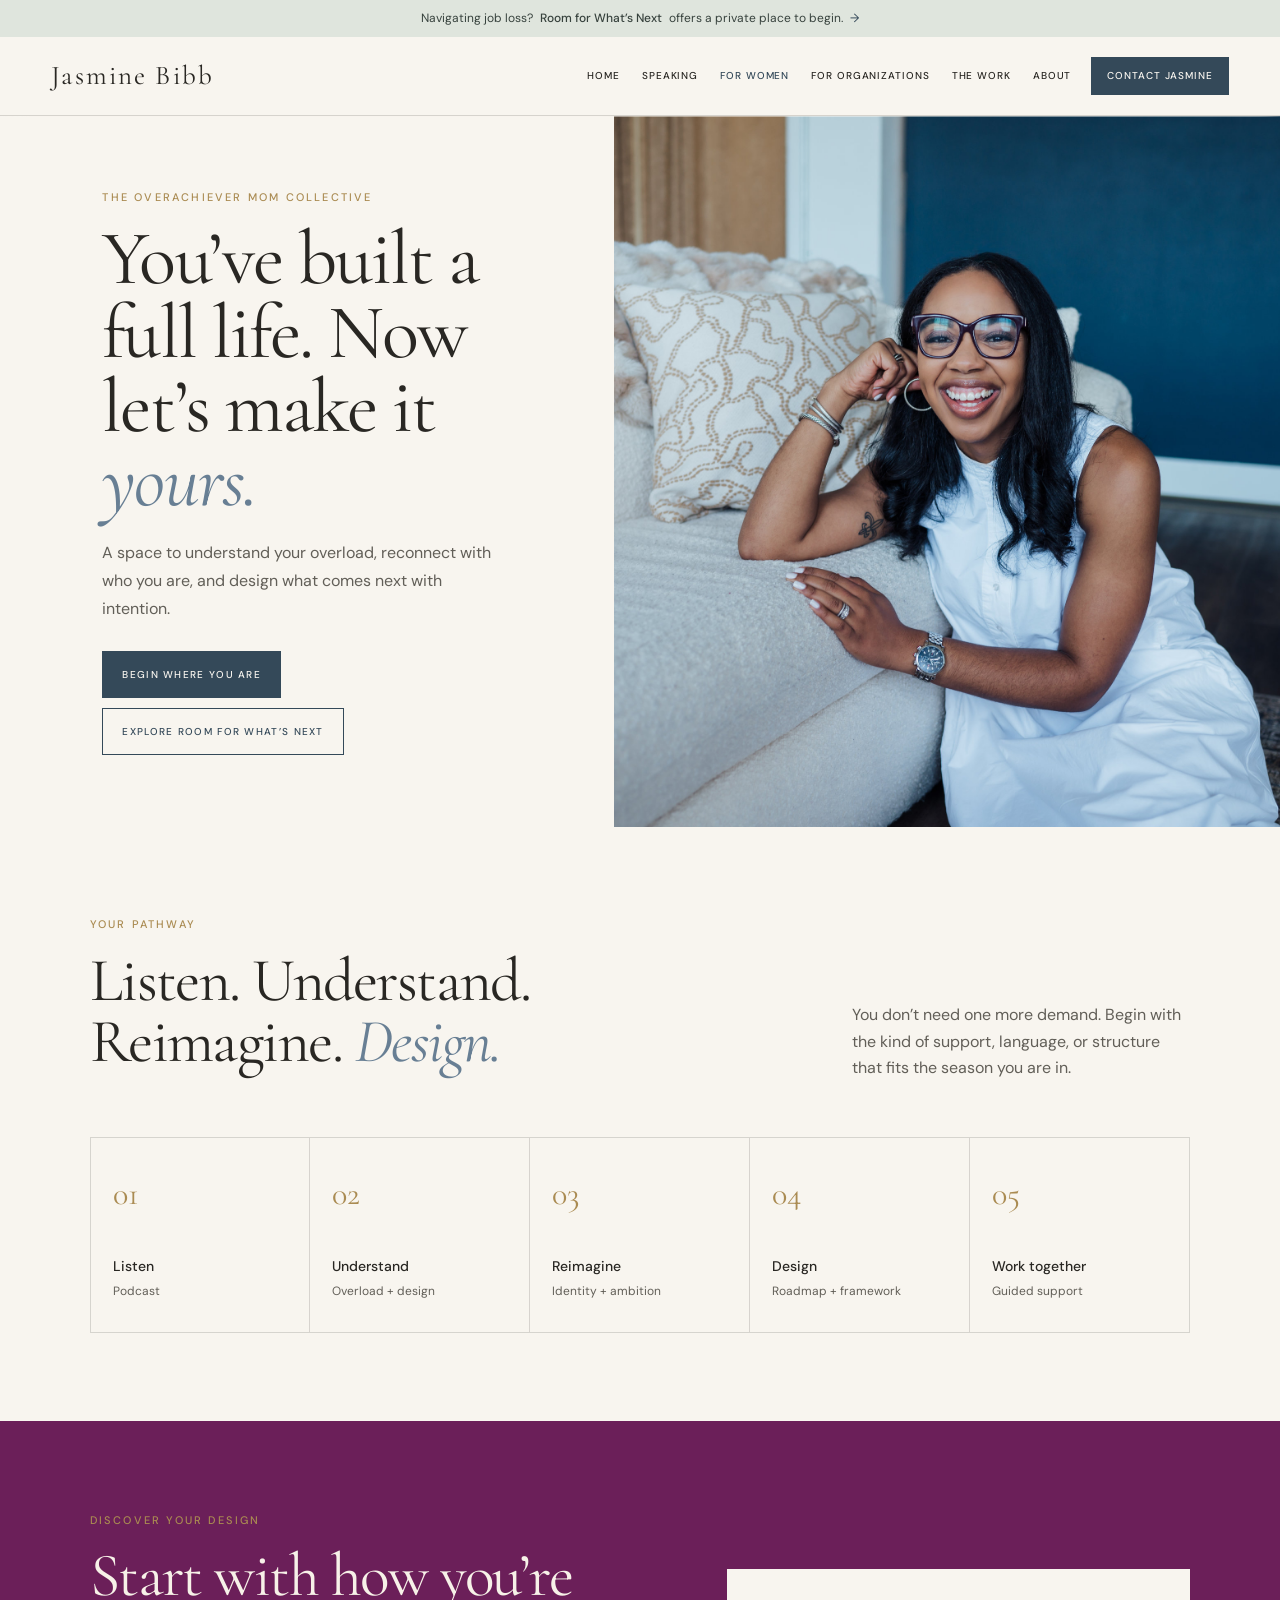
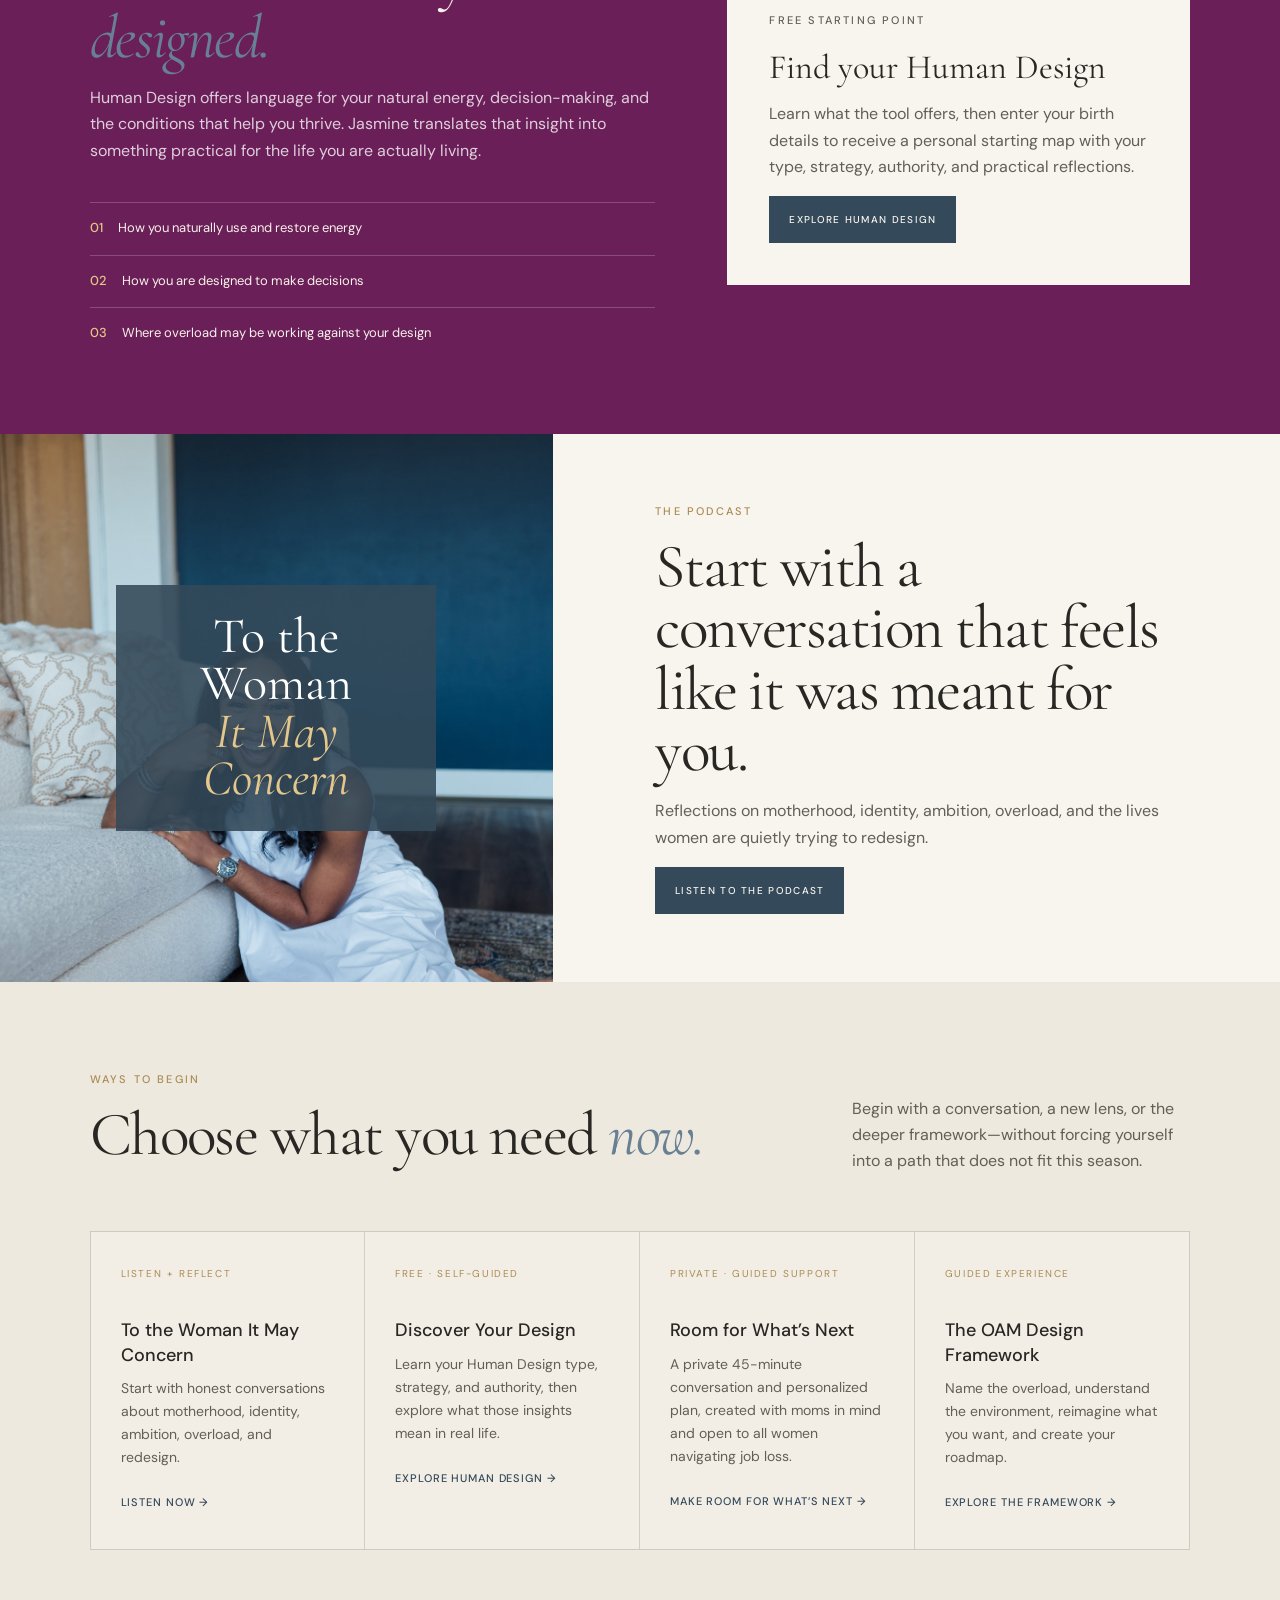
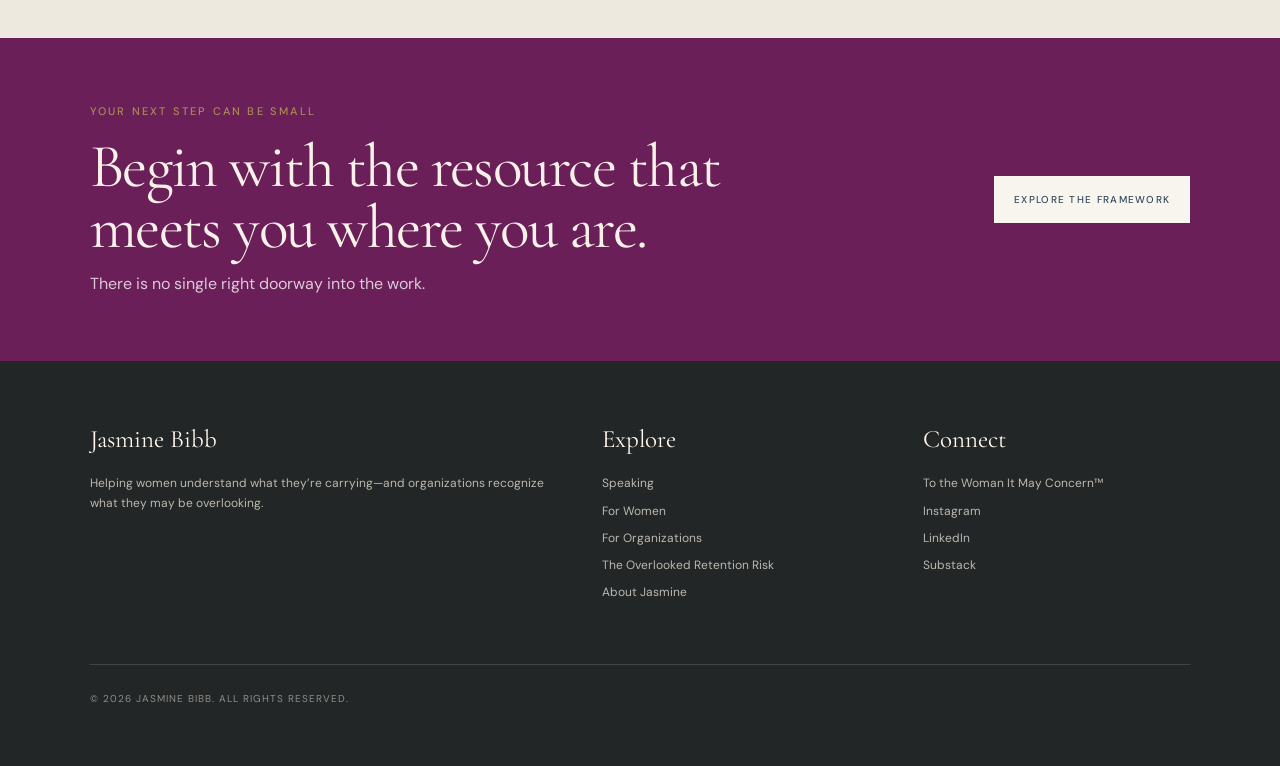
<file: women.html>
<!doctype html>
<html lang="en">
<head>
  <meta charset="utf-8"><meta name="viewport" content="width=device-width, initial-scale=1">
  <title>For Women | Jasmine Bibb</title>
  <meta name="description" content="Explore Room for What’s Next, Human Design, the OAM Design Framework, and To the Woman It May Concern with Jasmine Bibb.">
  <link rel="canonical" href="https://jasminebibb.com/women.html">
  <link rel="preconnect" href="https://fonts.googleapis.com"><link rel="preconnect" href="https://fonts.gstatic.com" crossorigin><link href="https://fonts.googleapis.com/css2?family=Cormorant+Garamond:ital,wght@0,400;0,500;1,400&family=DM+Sans:wght@400;500&display=swap" rel="stylesheet"><link rel="stylesheet" href="assets/site.css">
</head>
<body>
  <a class="skip-link" href="#main">Skip to content</a>
  <a class="offer-banner" href="https://room-for-whats-next.jasmine-bibb61.chatgpt.site/">Navigating job loss? <strong>Room for What’s Next</strong> offers a private place to begin. <span aria-hidden="true">→</span></a>
  <header class="site-header"><a class="brand" href="index.html">Jasmine Bibb</a><button class="nav-toggle" type="button" aria-expanded="false" aria-controls="site-nav">Menu</button><nav class="site-nav" id="site-nav" aria-label="Primary navigation"><a href="index.html">Home</a><a href="speaking.html">Speaking</a><a href="women.html" aria-current="page">For Women</a><a href="organizations.html">For Organizations</a><a href="work.html">The Work</a><a href="about.html">About</a><a class="nav-cta" href="contact.html">Contact Jasmine</a></nav></header>
  <main id="main">
    <section class="hero"><div class="hero-copy"><p class="kicker">The Overachiever Mom Collective</p><h1>You’ve built a full life. Now let’s make it <span class="serif-italic">yours.</span></h1><p class="lede">A space to understand your overload, reconnect with who you are, and design what comes next with intention.</p><div class="actions"><a class="button" href="#pathway">Begin where you are</a><a class="button outline" href="https://room-for-whats-next.jasmine-bibb61.chatgpt.site/">Explore Room for What’s Next</a></div></div><div class="hero-image women" role="img" aria-label="Thoughtful portrait of Jasmine Bibb in white"></div></section>
    <section class="section" id="pathway"><div class="section-heading"><div><p class="kicker">Your pathway</p><h2>Listen. Understand. Reimagine. <span class="serif-italic">Design.</span></h2></div><p>You don’t need one more demand. Begin with the kind of support, language, or structure that fits the season you are in.</p></div><div class="steps"><a class="step" href="https://pod.link/1829325379?view=apps&amp;sort=popularity" aria-label="Listen to To the Woman It May Concern podcast"><span>01</span><strong>Listen</strong><p>Podcast</p></a><a class="step" href="oam-human-design.html" aria-label="Explore the Human Design tool"><span>02</span><strong>Understand</strong><p>Overload + design</p></a><a class="step" href="framework.html#reimagine" aria-label="Explore reimagining identity and ambition"><span>03</span><strong>Reimagine</strong><p>Identity + ambition</p></a><a class="step" href="framework.html#design" aria-label="Explore the roadmap and framework"><span>04</span><strong>Design</strong><p>Roadmap + framework</p></a><a class="step" href="contact.html" aria-label="Start a conversation with Jasmine"><span>05</span><strong>Work together</strong><p>Guided support</p></a></div></div></section>
    <section class="design-tool"><div class="design-shell"><div class="design-intro"><p class="kicker">Discover your design</p><h2>Start with how you’re <span class="serif-italic">designed.</span></h2><p>Human Design offers language for your natural energy, decision-making, and the conditions that help you thrive. Jasmine translates that insight into something practical for the life you are actually living.</p><div class="design-notes"><span><b>01</b> How you naturally use and restore energy</span><span><b>02</b> How you are designed to make decisions</span><span><b>03</b> Where overload may be working against your design</span></div></div><div class="design-card"><p class="kicker">Free starting point</p><h3>Find your Human Design</h3><p>Learn what the tool offers, then enter your birth details to receive a personal starting map with your type, strategy, authority, and practical reflections.</p><a class="button" href="oam-human-design.html">Explore Human Design</a></div></div></section>
    <section class="podcast"><div class="podcast-art"><span>To the Woman<br><em>It May Concern</em></span></div><div class="podcast-copy"><p class="kicker">The podcast</p><h2>Start with a conversation that feels like it was meant for you.</h2><p>Reflections on motherhood, identity, ambition, overload, and the lives women are quietly trying to redesign.</p><div class="actions"><a class="button" href="https://pod.link/1829325379?view=apps&sort=popularity">Listen to the podcast</a></div></div></section>
    <section class="section deep"><div class="section-heading"><div><p class="kicker">Ways to begin</p><h2>Choose what you need <span class="serif-italic">now.</span></h2></div><p>Begin with a conversation, a new lens, or the deeper framework—without forcing yourself into a path that does not fit this season.</p></div><div class="grid-4"><article class="card"><small>Listen + reflect</small><h3>To the Woman It May Concern</h3><p>Start with honest conversations about motherhood, identity, ambition, overload, and redesign.</p><a class="text-link" href="https://pod.link/1829325379?view=apps&sort=popularity">Listen now →</a></article><article class="card"><small>Free · Self-guided</small><h3>Discover Your Design</h3><p>Learn your Human Design type, strategy, and authority, then explore what those insights mean in real life.</p><a class="text-link" href="oam-human-design.html">Explore Human Design →</a></article><article class="card"><small>Private · Guided support</small><h3>Room for What’s Next</h3><p>A private 45-minute conversation and personalized plan, created with moms in mind and open to all women navigating job loss.</p><a class="text-link" href="https://room-for-whats-next.jasmine-bibb61.chatgpt.site/">Make room for what’s next →</a></article><article class="card"><small>Guided experience</small><h3>The OAM Design Framework</h3><p>Name the overload, understand the environment, reimagine what you want, and create your roadmap.</p><a class="text-link" href="framework.html">Explore the framework →</a></article></div></section>
  </main>
  <section class="site-cta"><div><p class="kicker">Your next step can be small</p><h2>Begin with the resource that meets you where you are.</h2><p>There is no single right doorway into the work.</p></div><a class="button light" href="framework.html">Explore the framework</a></section>
  <footer class="site-footer"><div><strong>Jasmine Bibb</strong><p>Helping women understand what they’re carrying—and organizations recognize what they may be overlooking.</p></div><div><strong>Explore</strong><a href="speaking.html">Speaking</a><a href="women.html">For Women</a><a href="organizations.html">For Organizations</a><a href="work.html">The Overlooked Retention Risk</a><a href="about.html">About Jasmine</a></div><div><strong>Connect</strong><a href="https://pod.link/1829325379?view=apps&sort=popularity">To the Woman It May Concern™</a><a href="https://www.instagram.com/theoverachievermom">Instagram</a><a href="https://www.linkedin.com/in/jasminebibb">LinkedIn</a><a href="https://jasminebibb.substack.com/">Substack</a></div><div class="legal">© <span data-year></span> Jasmine Bibb. All rights reserved.</div></footer>
  <script src="assets/site.js"></script>
</body>
</html>
</file>
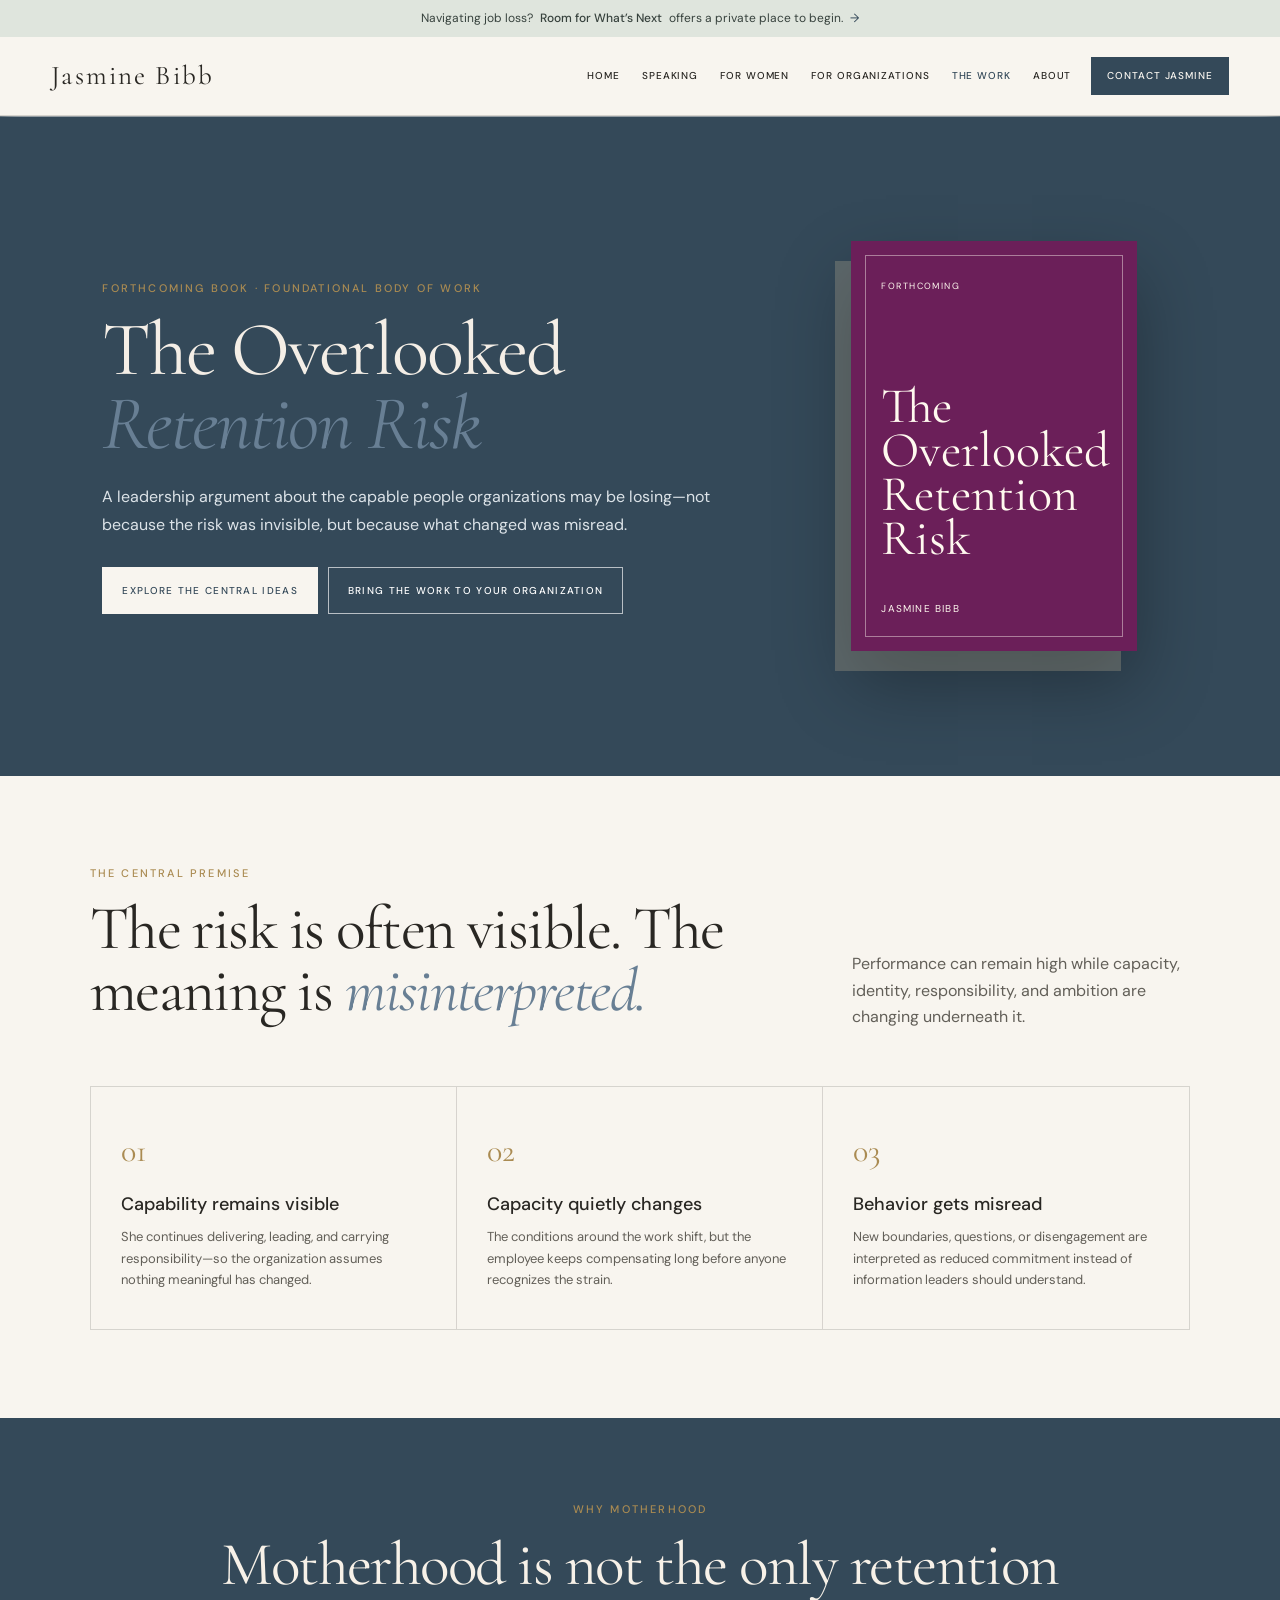
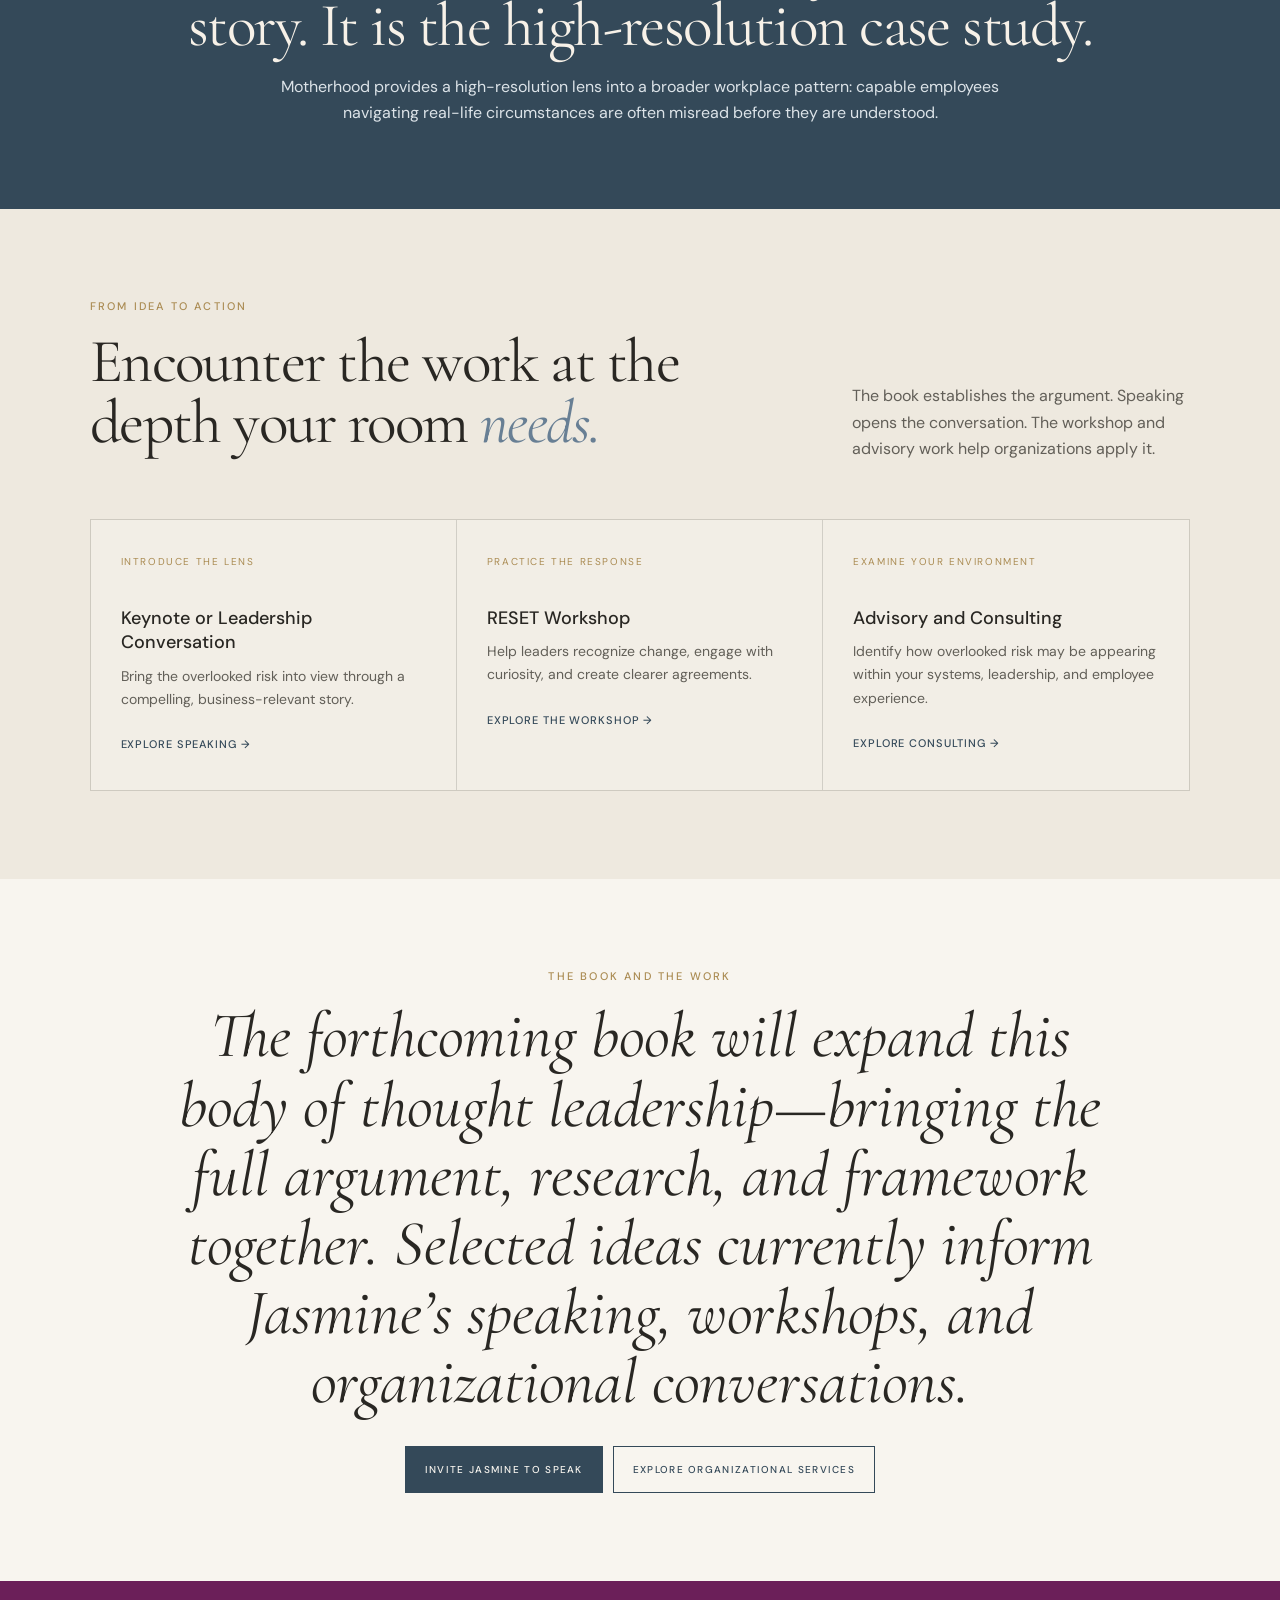
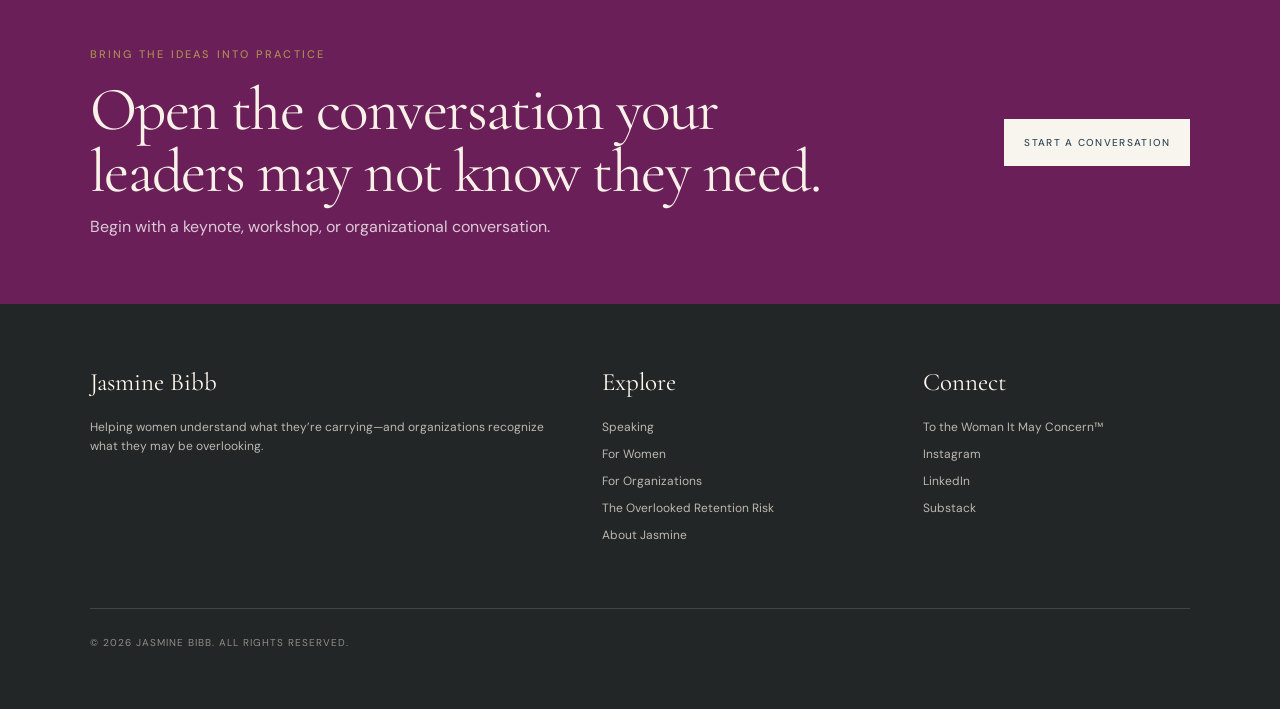
<file: work.html>
<!doctype html>
<html lang="en">
<head>
  <meta charset="utf-8"><meta name="viewport" content="width=device-width, initial-scale=1">
  <title>The Overlooked Retention Risk | Jasmine Bibb</title>
  <meta name="description" content="Explore Jasmine Bibb's forthcoming book and thought leadership on the capable employees organizations may be losing because visible change is misread.">
  <link rel="canonical" href="https://jasminebibb.com/work.html">
  <link rel="preconnect" href="https://fonts.googleapis.com"><link rel="preconnect" href="https://fonts.gstatic.com" crossorigin><link href="https://fonts.googleapis.com/css2?family=Cormorant+Garamond:ital,wght@0,400;0,500;1,400&family=DM+Sans:wght@400;500&display=swap" rel="stylesheet"><link rel="stylesheet" href="assets/site.css">
</head>
<body>
  <a class="skip-link" href="#main">Skip to content</a>
  <a class="offer-banner" href="https://room-for-whats-next.jasmine-bibb61.chatgpt.site/">Navigating job loss? <strong>Room for What’s Next</strong> offers a private place to begin. <span aria-hidden="true">→</span></a>
  <header class="site-header"><a class="brand" href="index.html">Jasmine Bibb</a><button class="nav-toggle" type="button" aria-expanded="false" aria-controls="site-nav">Menu</button><nav class="site-nav" id="site-nav" aria-label="Primary navigation"><a href="index.html">Home</a><a href="speaking.html">Speaking</a><a href="women.html">For Women</a><a href="organizations.html">For Organizations</a><a href="work.html" aria-current="page">The Work</a><a href="about.html">About</a><a class="nav-cta" href="contact.html">Contact Jasmine</a></nav></header>
  <main id="main">
    <section class="book-landing"><div><p class="kicker">Forthcoming book · Foundational body of work</p><h1>The Overlooked <span class="serif-italic">Retention Risk</span></h1><p class="lede">A leadership argument about the capable people organizations may be losing—not because the risk was invisible, but because what changed was misread.</p><div class="actions"><a class="button light" href="#central-ideas">Explore the central ideas</a><a class="button light-outline" href="organizations.html">Bring the work to your organization</a></div></div><div class="book-cover-wrap" aria-label="Concept cover for The Overlooked Retention Risk"><div class="book-cover"><small>Forthcoming</small><strong>The Overlooked<br>Retention Risk</strong><span>Jasmine Bibb</span></div></div></section>
    <section class="section" id="central-ideas"><div class="section-heading"><div><p class="kicker">The central premise</p><h2>The risk is often visible. The meaning is <span class="serif-italic">misinterpreted.</span></h2></div><p>Performance can remain high while capacity, identity, responsibility, and ambition are changing underneath it.</p></div><div class="premise-grid"><article class="premise"><span>01</span><h3>Capability remains visible</h3><p>She continues delivering, leading, and carrying responsibility—so the organization assumes nothing meaningful has changed.</p></article><article class="premise"><span>02</span><h3>Capacity quietly changes</h3><p>The conditions around the work shift, but the employee keeps compensating long before anyone recognizes the strain.</p></article><article class="premise"><span>03</span><h3>Behavior gets misread</h3><p>New boundaries, questions, or disengagement are interpreted as reduced commitment instead of information leaders should understand.</p></article></div></section>
    <section class="band"><p class="kicker">Why motherhood</p><h2>Motherhood is not the only retention story. It is the high-resolution case study.</h2><p>Motherhood provides a high-resolution lens into a broader workplace pattern: capable employees navigating real-life circumstances are often misread before they are understood.</p></section>
    <section class="section deep"><div class="section-heading"><div><p class="kicker">From idea to action</p><h2>Encounter the work at the depth your room <span class="serif-italic">needs.</span></h2></div><p>The book establishes the argument. Speaking opens the conversation. The workshop and advisory work help organizations apply it.</p></div><div class="grid-3"><article class="card"><small>Introduce the lens</small><h3>Keynote or Leadership Conversation</h3><p>Bring the overlooked risk into view through a compelling, business-relevant story.</p><a class="text-link" href="speaking.html">Explore speaking →</a></article><article class="card"><small>Practice the response</small><h3>RESET Workshop</h3><p>Help leaders recognize change, engage with curiosity, and create clearer agreements.</p><a class="text-link" href="organizations.html">Explore the workshop →</a></article><article class="card"><small>Examine your environment</small><h3>Advisory and Consulting</h3><p>Identify how overlooked risk may be appearing within your systems, leadership, and employee experience.</p><a class="text-link" href="organizations.html">Explore consulting →</a></article></div></section>
    <section class="quote"><p class="kicker">The book and the work</p><blockquote>The forthcoming book will expand this body of thought leadership—bringing the full argument, research, and framework together. Selected ideas currently inform Jasmine’s speaking, workshops, and organizational conversations.</blockquote><div class="actions"><a class="button" href="speaking.html">Invite Jasmine to speak</a><a class="button outline" href="organizations.html">Explore organizational services</a></div></section>
  </main>
  <section class="site-cta"><div><p class="kicker">Bring the ideas into practice</p><h2>Open the conversation your leaders may not know they need.</h2><p>Begin with a keynote, workshop, or organizational conversation.</p></div><a class="button light" href="contact.html">Start a conversation</a></section>
  <footer class="site-footer"><div><strong>Jasmine Bibb</strong><p>Helping women understand what they’re carrying—and organizations recognize what they may be overlooking.</p></div><div><strong>Explore</strong><a href="speaking.html">Speaking</a><a href="women.html">For Women</a><a href="organizations.html">For Organizations</a><a href="work.html">The Overlooked Retention Risk</a><a href="about.html">About Jasmine</a></div><div><strong>Connect</strong><a href="https://pod.link/1829325379?view=apps&sort=popularity">To the Woman It May Concern™</a><a href="https://www.instagram.com/theoverachievermom">Instagram</a><a href="https://www.linkedin.com/in/jasminebibb">LinkedIn</a><a href="https://jasminebibb.substack.com/">Substack</a></div><div class="legal">© <span data-year></span> Jasmine Bibb. All rights reserved.</div></footer>
  <script src="assets/site.js"></script>
</body>
</html>
</file>
<file: assets/site.css>
:root {
  --ink: #292723;
  --muted: #625f58;
  --paper: #f8f5ef;
  --paper-deep: #eee9df;
  --blue: #687f94;
  --blue-dark: #344959;
  --gold: #aa8b52;
  --magenta: #6b1f59;
  --line: rgba(41, 39, 35, 0.16);
  --white: #fff;
  --serif: "Cormorant Garamond", Georgia, serif;
  --sans: "DM Sans", Arial, sans-serif;
}

* { box-sizing: border-box; }
html { scroll-behavior: smooth; }
body {
  margin: 0;
  color: var(--ink);
  background: var(--paper);
  font-family: var(--sans);
  font-size: 16px;
  line-height: 1.65;
  -webkit-font-smoothing: antialiased;
}

a { color: inherit; }
img { display: block; max-width: 100%; }
button, input { font: inherit; }
.skip-link { position: absolute; left: -9999px; top: 0; z-index: 1000; }
.skip-link:focus { left: 12px; top: 12px; padding: 10px 14px; background: var(--white); }
.offer-banner { display: flex; align-items: center; justify-content: center; gap: 7px; padding: 10px 20px; color: #37423d; background: #dfe5dd; font-size: 12px; line-height: 1.4; text-align: center; text-decoration: none; transition: background-color 180ms ease; }
.offer-banner strong { font-weight: 500; }
.offer-banner span { color: var(--blue-dark); }
.offer-banner:hover, .offer-banner:focus-visible { background: #d3ddd1; }

.site-header {
  position: sticky;
  top: 0;
  z-index: 100;
  display: flex;
  align-items: center;
  justify-content: space-between;
  gap: 22px;
  padding: 17px clamp(20px, 4vw, 56px);
  border-bottom: 1px solid var(--line);
  background: rgba(248, 245, 239, 0.96);
  backdrop-filter: blur(12px);
}
.brand {
  flex: none;
  font-family: var(--serif);
  font-size: 27px;
  letter-spacing: 0.08em;
  text-decoration: none;
}
.nav-toggle {
  display: none;
  padding: 8px 0;
  border: 0;
  color: var(--ink);
  background: transparent;
  font-size: 12px;
  letter-spacing: 0.12em;
  text-transform: uppercase;
}
.site-nav { display: flex; align-items: center; justify-content: flex-end; gap: 2px; }
.site-nav a {
  padding: 9px 10px;
  font-size: 10px;
  font-weight: 500;
  letter-spacing: 0.09em;
  text-decoration: none;
  text-transform: uppercase;
  white-space: nowrap;
}
.site-nav a:hover, .site-nav a:focus-visible, .site-nav a[aria-current="page"] { color: var(--blue-dark); }
.site-nav .nav-cta { margin-left: 8px; padding: 11px 16px; color: var(--paper); background: var(--blue-dark); }
.site-nav .nav-cta:hover, .site-nav .nav-cta:focus-visible { color: var(--white); background: var(--magenta); }

.hero {
  display: grid;
  grid-template-columns: minmax(0, 0.96fr) minmax(360px, 1.04fr);
  min-height: 630px;
}
.hero-copy { display: flex; flex-direction: column; justify-content: center; padding: 72px clamp(34px, 8vw, 120px); }
.hero-image { min-height: 560px; background-color: var(--paper-deep); background-position: center; background-size: cover; }
.hero-image.home { background-image: linear-gradient(90deg, rgba(238,233,223,.26), transparent 22%), url("images/B-34.jpg"); background-position: center 42%; }
.hero-image.speaking { background-image: url("images/B-31.jpg"); background-position: center 72%; min-height: 740px; }
.hero-image.women { background-image: url("images/B-12.jpg"); background-position: center 42%; }
.hero-image.organizations { background-image: url("images/B-7.jpg"); background-position: center 32%; }
.hero-image.framework { background-image: url("images/B-13.jpg"); background-position: center 38%; }
.hero-image.about { background-image: url("images/B-39.jpg"); background-position: center 25%; }

.kicker {
  margin: 0 0 16px;
  color: var(--gold);
  font-size: 11px;
  font-weight: 500;
  letter-spacing: 0.2em;
  text-transform: uppercase;
}
h1, h2, h3, p { margin-top: 0; }
h1, h2 { font-family: var(--serif); font-weight: 400; letter-spacing: -0.025em; }
h1 { max-width: 760px; margin-bottom: 22px; font-size: clamp(50px, 6vw, 82px); line-height: 0.96; }
h2 { margin-bottom: 17px; font-size: clamp(39px, 4.8vw, 62px); line-height: 1; }
h3 { margin-bottom: 10px; font-size: 18px; font-weight: 500; line-height: 1.35; }
.serif-italic { color: var(--blue); font-style: italic; }
.lede { max-width: 620px; margin-bottom: 28px; color: var(--muted); font-size: 16px; line-height: 1.75; }

.actions { display: flex; flex-wrap: wrap; gap: 10px; }
.button {
  display: inline-flex;
  align-items: center;
  justify-content: center;
  min-height: 47px;
  padding: 12px 19px;
  border: 1px solid var(--blue-dark);
  color: var(--paper);
  background: var(--blue-dark);
  font-size: 10px;
  font-weight: 500;
  letter-spacing: 0.13em;
  line-height: 1.3;
  text-align: center;
  text-decoration: none;
  text-transform: uppercase;
  transition: 180ms ease;
}
.button:hover, .button:focus-visible { border-color: var(--magenta); background: var(--magenta); transform: translateY(-1px); }
.button.outline { color: var(--blue-dark); background: transparent; }
.button.outline:hover, .button.outline:focus-visible { color: var(--paper); }
.button.light { border-color: var(--paper); color: var(--blue-dark); background: var(--paper); }
.button.light-outline { border-color: rgba(255,255,255,.65); color: var(--white); background: transparent; }

.section { padding: 88px clamp(24px, 7vw, 108px); }
.section.deep { background: var(--paper-deep); }
.section-heading { display: grid; grid-template-columns: minmax(0, 1fr) minmax(260px, 0.48fr); gap: 58px; align-items: end; margin-bottom: 48px; }
.section-heading > p { max-width: 460px; margin-bottom: 8px; color: var(--muted); }
.grid-3 { display: grid; grid-template-columns: repeat(3, 1fr); border: 1px solid var(--line); }
.grid-4 { display: grid; grid-template-columns: repeat(4, 1fr); border: 1px solid var(--line); }
.card { min-height: 255px; padding: 34px 30px; border-right: 1px solid var(--line); background: rgba(255,255,255,.2); }
.card:last-child { border-right: 0; }
.card small { display: block; margin-bottom: 36px; color: var(--gold); font-size: 10px; letter-spacing: .16em; text-transform: uppercase; }
.card p { color: var(--muted); font-size: 14px; line-height: 1.65; }
.text-link { display: inline-block; margin-top: 10px; border: 0; color: var(--blue-dark); background: transparent; font-size: 11px; font-weight: 500; letter-spacing: .08em; text-decoration: none; text-transform: uppercase; }
.text-link:hover, .text-link:focus-visible { color: var(--magenta); }

.band { padding: 82px clamp(24px, 11vw, 170px); color: #f7f1e8; background: var(--blue-dark); text-align: center; }
.band h2 { max-width: 960px; margin-right: auto; margin-left: auto; }
.band > p:last-child { max-width: 760px; margin: 0 auto; color: #dce3e8; }

.feature-grid { display: grid; grid-template-columns: minmax(0, .9fr) minmax(320px, .7fr); gap: 70px; align-items: center; }
.feature-image { min-height: 520px; background-position: center; background-size: cover; }
.feature-image.book { background-image: url("images/B-21.jpg"); background-position: center 35%; }

.split { display: grid; grid-template-columns: 1fr 1fr; border: 1px solid var(--line); }
.split > div { min-height: 310px; padding: 48px; }
.split > div + div { border-left: 1px solid var(--line); }
.big-word { display: block; margin-bottom: 40px; color: var(--blue); font-family: var(--serif); font-size: clamp(52px, 7vw, 94px); font-style: italic; line-height: .8; }

.steps { display: grid; grid-template-columns: repeat(5, 1fr); border: 1px solid var(--line); }
.step { position: relative; min-height: 170px; padding: 30px 22px; border-right: 1px solid var(--line); color: inherit; text-decoration: none; transition: background-color 180ms ease; }
.step:last-child { border-right: 0; }
.step[href]::after { content: "↗"; position: absolute; top: 24px; right: 20px; color: var(--blue); font-size: 16px; opacity: 0; transform: translate(-4px, 4px); transition: opacity 180ms ease, transform 180ms ease; }
.step[href]:hover, .step[href]:focus-visible { background: rgba(255, 255, 255, .5); outline: none; }
.step[href]:hover::after, .step[href]:focus-visible::after { opacity: 1; transform: translate(0, 0); }
.step span { display: block; margin-bottom: 34px; color: var(--gold); font-family: var(--serif); font-size: 32px; }
.step strong { display: block; font-size: 14px; font-weight: 500; }
.step p { margin: 4px 0 0; color: var(--muted); font-size: 12px; }

.design-tool { padding: 90px clamp(24px, 7vw, 108px); color: #f7f1e8; background: var(--magenta); }
.design-shell { display: grid; grid-template-columns: minmax(0, .88fr) minmax(380px, .72fr); gap: 72px; align-items: center; }
.design-intro p:not(.kicker) { max-width: 590px; color: rgba(255,255,255,.78); }
.design-notes { display: grid; gap: 16px; margin-top: 38px; }
.design-notes span { padding-top: 14px; border-top: 1px solid rgba(255,255,255,.2); font-size: 13px; }
.design-notes b { margin-right: 12px; color: #e2c685; font-weight: 500; }
.design-card { padding: 42px; color: var(--ink); background: var(--paper); }
.design-card h3 { font-family: var(--serif); font-size: 34px; font-weight: 400; }
.design-card p { color: var(--muted); }

.podcast { display: grid; grid-template-columns: minmax(320px, .76fr) 1fr; background: var(--paper); }
.podcast-art { display: grid; place-items: center; min-height: 480px; padding: 38px; background: url("images/B-16.jpg") center 28% / cover; }
.podcast-art span { width: min(320px, 90%); padding: 28px; color: var(--white); background: rgba(52,73,89,.88); font-family: var(--serif); font-size: clamp(32px, 4vw, 50px); line-height: .95; text-align: center; }
.podcast-art em { color: #e3c78c; font-weight: 400; }
.podcast-copy { display: flex; flex-direction: column; justify-content: center; padding: 68px clamp(34px, 8vw, 120px); }
.podcast-copy > p:not(.kicker) { max-width: 610px; color: var(--muted); }

.book-landing { display: grid; grid-template-columns: minmax(0, 1.15fr) minmax(300px, .65fr); gap: 60px; align-items: center; padding: 90px clamp(24px, 8vw, 120px); color: #f4eee6; background: var(--blue-dark); }
.book-landing .lede { color: #dce3e8; }
.book-cover-wrap { display: grid; place-items: center; min-height: 480px; }
.book-cover { position: relative; width: min(290px, 78%); min-height: 410px; padding: 38px 30px; color: #fff9ef; background: var(--magenta); box-shadow: -16px 20px 0 rgba(231,211,169,.22), 0 34px 70px rgba(0,0,0,.3); }
.book-cover::before { content: ""; position: absolute; inset: 14px; border: 1px solid rgba(255,249,239,.44); }
.book-cover small, .book-cover strong, .book-cover span { position: relative; z-index: 1; display: block; }
.book-cover small { font-size: 9px; letter-spacing: .16em; text-transform: uppercase; }
.book-cover strong { margin-top: 90px; font-family: var(--serif); font-size: 50px; font-weight: 400; line-height: .88; }
.book-cover span { position: absolute; right: 30px; bottom: 34px; left: 30px; font-size: 10px; letter-spacing: .12em; text-transform: uppercase; }
.premise-grid { display: grid; grid-template-columns: repeat(3, 1fr); border: 1px solid var(--line); }
.premise { padding: 38px 30px; border-right: 1px solid var(--line); }
.premise:last-child { border-right: 0; }
.premise span { color: var(--gold); font-family: var(--serif); font-size: 32px; }
.premise h3 { margin-top: 14px; }
.premise p { margin: 0; color: var(--muted); font-size: 13px; }

.quote { padding: 88px clamp(24px, 11vw, 170px); text-align: center; }
.quote.deep { background: var(--paper-deep); }
.quote blockquote { max-width: 980px; margin: 0 auto 30px; font-family: var(--serif); font-size: clamp(36px, 5vw, 64px); font-style: italic; line-height: 1.08; }
.quote .actions { justify-content: center; }

.process-list { border-top: 1px solid var(--line); }
.process-step { display: grid; grid-template-columns: 100px minmax(210px, .65fr) 1.4fr; gap: 30px; padding: 34px 0; border-bottom: 1px solid var(--line); align-items: start; }
.process-step > span { color: var(--gold); font-family: var(--serif); font-size: 32px; line-height: 1; }
.process-step h3 { font-family: var(--serif); font-size: 30px; font-weight: 400; }
.process-step p { margin: 0; color: var(--muted); font-size: 14px; }
.checklist { margin: 0; padding: 0; list-style: none; border-top: 1px solid var(--line); }
.checklist li { position: relative; padding: 18px 0 18px 30px; border-bottom: 1px solid var(--line); color: var(--muted); }
.checklist li::before { content: "·"; position: absolute; left: 5px; color: var(--gold); font-size: 28px; line-height: 1; }
.comparison { display: grid; grid-template-columns: 1fr 1fr; border: 1px solid rgba(255,255,255,.18); }
.comparison > div { padding: 28px; }
.comparison > div + div { border-left: 1px solid rgba(255,255,255,.18); }
.comparison small { display: block; margin-bottom: 20px; color: #e2c685; font-size: 10px; letter-spacing: .15em; text-transform: uppercase; }
.comparison p { padding: 12px 0; border-top: 1px solid rgba(255,255,255,.12); color: #dce3e8; font-size: 13px; }
.comparison .not p { color: rgba(255,255,255,.46); text-decoration: line-through; }
.type-grid { display: grid; grid-template-columns: repeat(5, 1fr); border: 1px solid var(--line); }
.type-card { min-height: 270px; padding: 28px 22px; border-right: 1px solid var(--line); }
.type-card:last-child { border-right: 0; }
.type-card h3 { font-family: var(--serif); font-size: 25px; font-style: italic; font-weight: 400; }
.type-card p { color: var(--muted); font-size: 12px; }
.waitlist-shell { display: grid; grid-template-columns: minmax(0, .8fr) minmax(360px, .65fr); gap: 72px; align-items: start; max-width: 1100px; margin: 0 auto; }
.waitlist-note { padding: 34px; background: var(--paper-deep); }
.waitlist-form { display: grid; gap: 16px; padding: 38px; border: 1px solid var(--line); background: rgba(255,255,255,.3); }
.waitlist-form label { display: grid; gap: 7px; color: var(--muted); font-size: 10px; font-weight: 500; letter-spacing: .12em; text-transform: uppercase; }
.waitlist-form input { width: 100%; padding: 13px 14px; border: 1px solid var(--line); border-radius: 0; color: var(--ink); background: var(--white); }
.waitlist-form input:focus { border-color: var(--blue-dark); outline: 2px solid rgba(104,127,148,.18); }
.waitlist-form button { width: 100%; border: 0; cursor: pointer; }
.formkit-alert { margin: 0; padding: 0; list-style: none; color: var(--magenta); font-size: 13px; }
.formkit-powered-by-convertkit-container { text-align: center; }
.formkit-powered-by-convertkit { color: var(--muted); font-size: 10px; text-decoration: none; }

.inquiry-page { display: grid; grid-template-columns: minmax(300px, .72fr) minmax(480px, 1fr); gap: clamp(48px, 7vw, 110px); align-items: start; padding: 86px clamp(24px, 7vw, 108px); }
.inquiry-copy { position: sticky; top: 116px; }
.inquiry-copy h1 { font-size: clamp(50px, 6vw, 78px); }
.inquiry-notes { display: grid; gap: 0; margin: 40px 0 34px; border-top: 1px solid var(--line); }
.inquiry-notes span { padding: 18px 0; border-bottom: 1px solid var(--line); color: var(--muted); font-size: 13px; }
.inquiry-notes b { margin-right: 14px; color: var(--gold); font-family: var(--serif); font-size: 20px; font-weight: 400; }
.inquiry-assurance { max-width: 520px; color: var(--muted); font-size: 13px; }
.inquiry-form-shell { min-width: 0; padding: 18px; border: 1px solid var(--line); background: rgba(255,255,255,.28); }
.tally-embed { display: block; width: 100%; min-height: 1320px; border: 0; }

.site-cta { display: grid; grid-template-columns: 1fr auto; gap: 50px; align-items: center; padding: 64px clamp(24px, 7vw, 108px); color: #f7f1e8; background: var(--magenta); }
.site-cta h2 { max-width: 760px; margin-bottom: 12px; }
.site-cta p:last-child { margin: 0; color: rgba(255,255,255,.76); }
.site-footer { display: grid; grid-template-columns: 1.2fr .7fr .7fr; gap: 54px; padding: 58px clamp(24px, 7vw, 108px); color: #d9d2c8; background: #222626; }
.site-footer strong { display: block; margin-bottom: 14px; color: #fff8ef; font-family: var(--serif); font-size: 25px; font-weight: 400; }
.site-footer p, .site-footer a { display: block; margin: 0 0 8px; color: #bdb8b0; font-size: 12px; line-height: 1.6; text-decoration: none; }
.site-footer a:hover, .site-footer a:focus-visible { color: #fff; }
.legal { grid-column: 1 / -1; padding-top: 26px; border-top: 1px solid rgba(255,255,255,.14); color: #918e88; font-size: 10px; letter-spacing: .1em; text-transform: uppercase; }

@media (max-width: 980px) {
  .site-header { align-items: flex-start; flex-wrap: wrap; }
  .nav-toggle { display: block; }
  .site-nav { display: none; width: 100%; align-items: stretch; flex-direction: column; }
  .site-nav.is-open { display: flex; }
  .site-nav a { padding: 12px 0; border-top: 1px solid var(--line); }
  .site-nav .nav-cta { margin: 6px 0 0; padding: 13px 16px; text-align: center; }
  .hero { grid-template-columns: 1fr 1fr; }
  .hero-copy { padding: 58px 7%; }
  .section-heading { grid-template-columns: 1fr; gap: 8px; }
  .grid-3, .grid-4 { grid-template-columns: 1fr; }
  .card { border-right: 0; border-bottom: 1px solid var(--line); }
  .card:last-child { border-bottom: 0; }
  .steps { grid-template-columns: repeat(5, 1fr); }
  .step { padding: 24px 14px; }
  .design-shell { grid-template-columns: 1fr; }
  .type-grid { grid-template-columns: repeat(2, 1fr); }
  .type-card:nth-child(2n) { border-right: 0; }
  .type-card { border-bottom: 1px solid var(--line); }
  .waitlist-shell { grid-template-columns: 1fr; }
  .inquiry-page { grid-template-columns: 1fr; }
  .inquiry-copy { position: static; }
  .site-footer { grid-template-columns: 1fr 1fr; }
}

@media (max-width: 720px) {
  .hero { grid-template-columns: 1fr; min-height: auto; }
  .hero-image { min-height: 470px; order: -1; }
  .hero-image.speaking { min-height: 640px; background-position: center 66%; }
  .hero-copy { padding: 52px 7% 62px; }
  h1 { font-size: clamp(48px, 15vw, 68px); }
  .section { padding: 66px 7%; }
  .feature-grid, .split, .podcast, .book-landing, .site-cta { grid-template-columns: 1fr; }
  .feature-image { min-height: 380px; order: -1; }
  .split > div { min-height: auto; padding: 38px 30px; }
  .split > div + div { border-top: 1px solid var(--line); border-left: 0; }
  .steps { grid-template-columns: 1fr; }
  .step { min-height: auto; border-right: 0; border-bottom: 1px solid var(--line); }
  .step:last-child { border-bottom: 0; }
  .step span { margin-bottom: 12px; }
  .design-tool { padding: 66px 7%; }
  .design-card { padding: 32px 26px; }
  .podcast-art { min-height: 450px; }
  .podcast-copy { padding: 56px 7%; }
  .book-landing { padding: 58px 7%; }
  .book-cover-wrap { min-height: 420px; order: -1; }
  .premise-grid { grid-template-columns: 1fr; }
  .premise { border-right: 0; border-bottom: 1px solid var(--line); }
  .premise:last-child { border-bottom: 0; }
  .process-step { grid-template-columns: 60px 1fr; gap: 14px 20px; }
  .process-step p { grid-column: 2; }
  .comparison { grid-template-columns: 1fr; }
  .comparison > div + div { border-top: 1px solid rgba(255,255,255,.18); border-left: 0; }
  .type-grid { grid-template-columns: 1fr; }
  .type-card, .type-card:nth-child(2n) { border-right: 0; border-bottom: 1px solid var(--line); }
  .type-card:last-child { border-bottom: 0; }
  .waitlist-form { padding: 28px 22px; }
  .inquiry-page { padding: 58px 7%; }
  .inquiry-form-shell { padding: 8px; }
  .site-cta { padding: 56px 7%; }
  .site-footer { grid-template-columns: 1fr; }
  .legal { grid-column: auto; }
}

@media (prefers-reduced-motion: reduce) {
  html { scroll-behavior: auto; }
  *, *::before, *::after { transition-duration: .01ms !important; }
}
</file>
